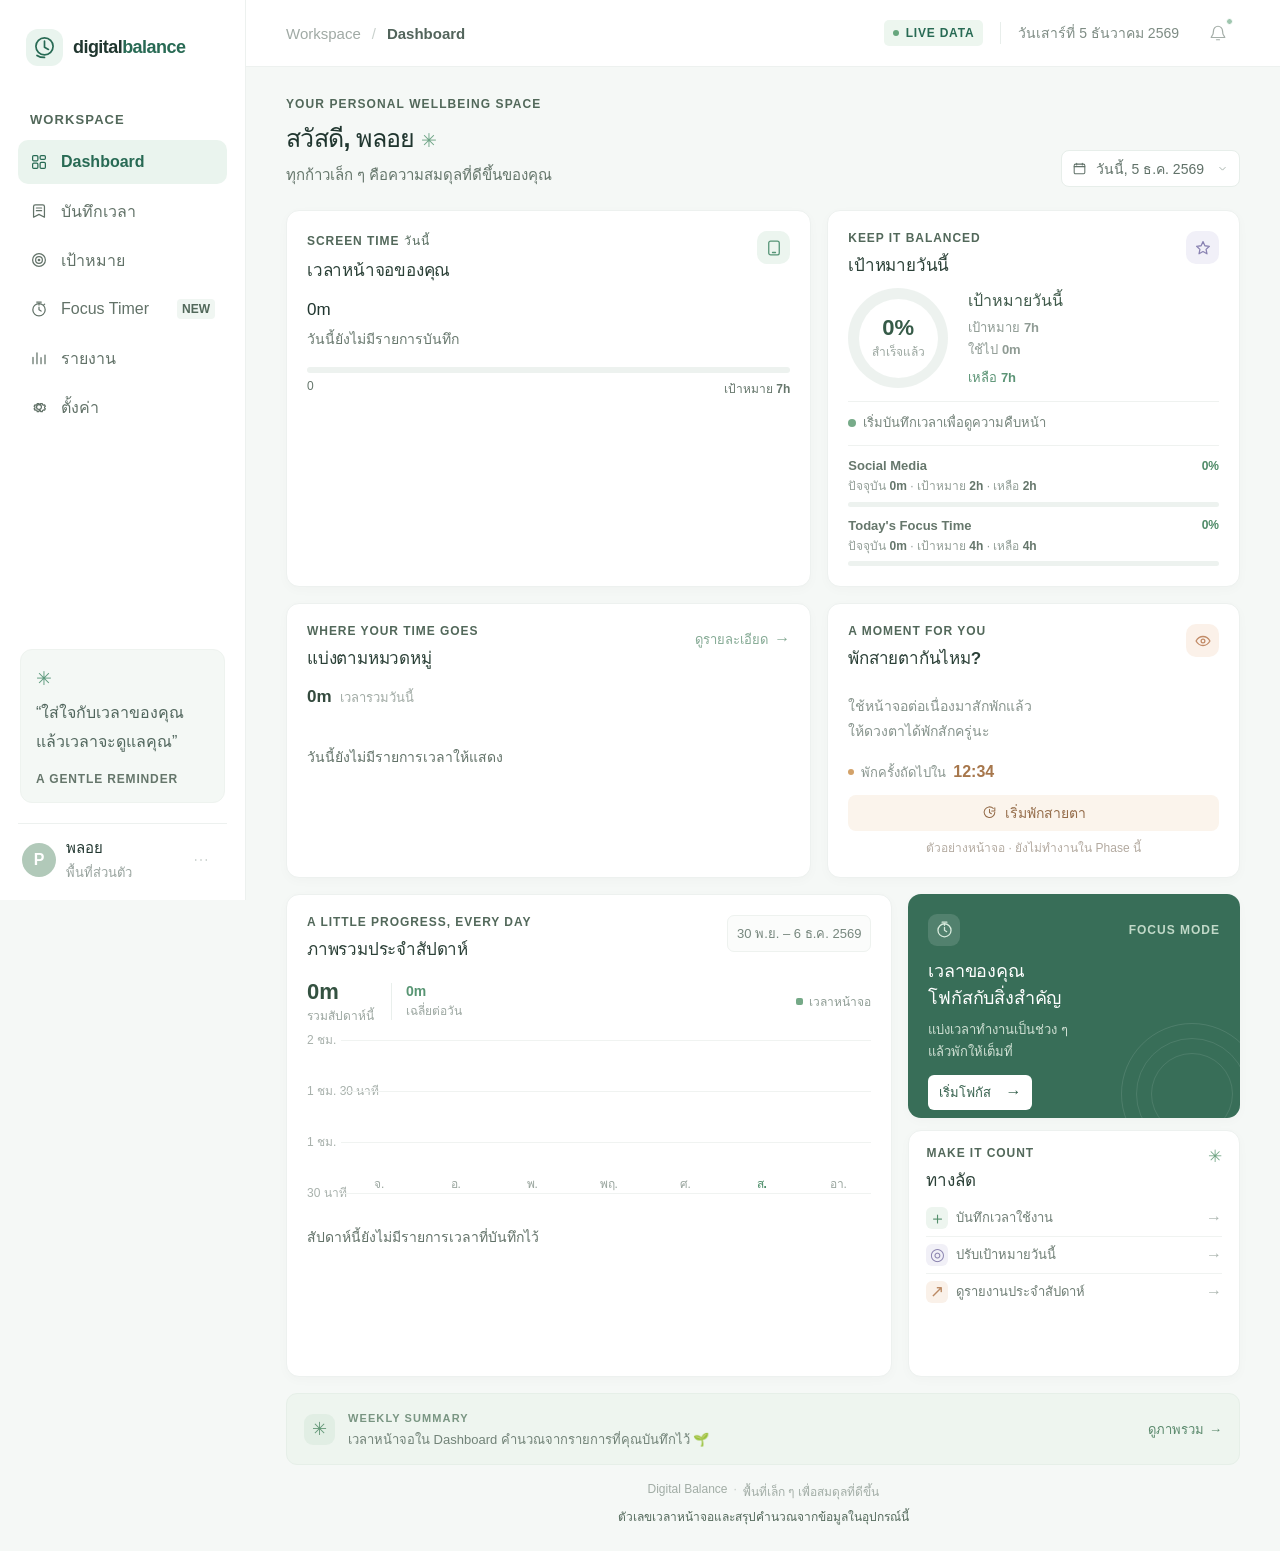
<file: index.html>
<!doctype html>
<html lang="th">

<head>
  <meta charset="utf-8">
  <meta name="viewport" content="width=device-width, initial-scale=1">
  <meta name="theme-color" content="#f5f8f6">
  <meta name="description" content="Digital Balance ช่วยให้คุณมองเห็นสมดุลการใช้หน้าจอและเวลาพักผ่อน">
  <title>Dashboard | Digital Balance</title>
  <link rel="icon" href="assets/favicon.svg" type="image/svg+xml">
  <link rel="stylesheet" href="css/style.css">
  <script src="js/app.js" defer></script>
  <script src="js/storage.js" defer></script>
  <script src="js/eyeBreak.js" defer></script>
  <script src="js/dashboard.js" defer></script>
</head>

<body>
  <a class="skip-link" href="#dashboard">ข้ามไปยังเนื้อหาหลัก</a>
  <div class="app-shell">
    <aside class="sidebar" id="sidebar" aria-label="เมนูหลัก">
      <a class="brand" href="#dashboard" aria-label="Digital Balance หน้าหลัก">
        <span class="brand-mark" aria-hidden="true">
          <svg viewBox="0 0 32 32" fill="none">
            <path
              d="M16 4.5c-5.6 0-10.2 4.5-10.2 10.1 0 5.7 4.6 10.2 10.2 10.2 5.7 0 10.2-4.5 10.2-10.2C26.2 9 21.7 4.5 16 4.5Z"
              stroke="currentColor" stroke-width="2" />
            <path d="M16 8.5v7.1l4.7 2.7" stroke="currentColor" stroke-width="2" stroke-linecap="round"
              stroke-linejoin="round" />
            <path d="M7.1 25.4c2.2 1.5 5.4 2.4 8.9 2.4" stroke="currentColor" stroke-width="2" stroke-linecap="round" />
          </svg>
        </span>
        <span class="brand-name">digital<span>balance</span></span>
      </a>

      <div class="sidebar-label">WORKSPACE</div>
      <nav class="primary-nav" aria-label="การนำทาง">
        <a class="nav-link is-active" href="#dashboard" aria-current="page">
          <svg viewBox="0 0 24 24" aria-hidden="true">
            <rect x="3.5" y="3.5" width="7" height="7" rx="1.5" />
            <rect x="13.5" y="3.5" width="7" height="5" rx="1.5" />
            <rect x="13.5" y="12.5" width="7" height="8" rx="1.5" />
            <rect x="3.5" y="13.5" width="7" height="7" rx="1.5" />
          </svg>
          <span>Dashboard</span>
        </a>
        <a class="nav-link" href="pages/time-tracker.html">
          <svg viewBox="0 0 24 24" aria-hidden="true">
            <path d="M7 3.75h10A2.25 2.25 0 0 1 19.25 6v14.25L12 16.5l-7.25 3.75V6A2.25 2.25 0 0 1 7 3.75Z" />
            <path d="M8.5 8h7M8.5 11.5h7" />
          </svg>
          <span>บันทึกเวลา</span>
        </a>
        <a class="nav-link" href="pages/goals.html">
          <svg viewBox="0 0 24 24" aria-hidden="true">
            <circle cx="12" cy="12" r="8.5" />
            <circle cx="12" cy="12" r="4.5" />
            <circle cx="12" cy="12" r="1" />
          </svg>
          <span>เป้าหมาย</span>
        </a>
        <a class="nav-link" href="pages/focus-timer.html">
          <svg viewBox="0 0 24 24" aria-hidden="true">
            <circle cx="12" cy="13" r="8.25" />
            <path d="M9 2.75h6M12 4.75v2M18.1 6.9l1.4-1.4M12 9.5V13l2.75 1.75" />
          </svg>
          <span>Focus Timer</span>
          <span class="nav-badge">NEW</span>
        </a>
        <a class="nav-link" href="pages/report.html">
          <svg viewBox="0 0 24 24" aria-hidden="true">
            <path d="M4 19.5V11M9.3 19.5V5M14.7 19.5v-8M20 19.5V8" />
          </svg>
          <span>รายงาน</span>
        </a>
        <a class="nav-link" href="pages/settings.html">
          <svg viewBox="0 0 24 24" aria-hidden="true">
            <path d="M12 8.75a3.25 3.25 0 1 0 0 6.5 3.25 3.25 0 0 0 0-6.5Z" />
            <path
              d="m19.4 13.5 1.1.85-1.1 1.9-1.35-.4a7.7 7.7 0 0 1-1.4.8l-.25 1.4h-2.2l-.4-1.35a7.7 7.7 0 0 1-1.6 0l-.4 1.35h-2.2l-.25-1.4a7.7 7.7 0 0 1-1.4-.8l-1.35.4-1.1-1.9 1.1-.85a7.8 7.8 0 0 1 0-1.6l-1.1-.85 1.1-1.9 1.35.4a7.7 7.7 0 0 1 1.4-.8l.25-1.4h2.2l.4 1.35a7.7 7.7 0 0 1 1.6 0l.4-1.35h2.2l.25 1.4a7.7 7.7 0 0 1 1.4.8l1.35-.4 1.1 1.9-1.1.85a7.8 7.8 0 0 1 0 1.6Z" />
          </svg>
          <span>ตั้งค่า</span>
        </a>
      </nav>

      <div class="sidebar-spacer"></div>
      <div class="sidebar-quote">
        <span class="quote-spark" aria-hidden="true">✳</span>
        <p>“ใส่ใจกับเวลาของคุณ<br>แล้วเวลาจะดูแลคุณ”</p>
        <span class="quote-caption">A GENTLE REMINDER</span>
      </div>
      <div class="profile">
        <span class="avatar" aria-hidden="true">P</span>
        <span class="profile-copy"><strong>พลอย</strong><small>พื้นที่ส่วนตัว</small></span>
        <button class="icon-button profile-menu" type="button" aria-label="ตัวเลือกโปรไฟล์" disabled>
          <svg viewBox="0 0 24 24" aria-hidden="true">
            <circle cx="5" cy="12" r="1" />
            <circle cx="12" cy="12" r="1" />
            <circle cx="19" cy="12" r="1" />
          </svg>
        </button>
      </div>
    </aside>

    <div class="sidebar-scrim" data-close-menu></div>

    <main class="main-content" id="dashboard" tabindex="-1">
      <header class="topbar">
        <div class="topbar-left">
          <button class="icon-button menu-toggle" type="button" aria-label="เปิดเมนู" aria-expanded="false"
            aria-controls="sidebar">
            <svg viewBox="0 0 24 24" aria-hidden="true">
              <path d="M4 7h16M4 12h16M4 17h16" />
            </svg>
          </button>
          <div class="breadcrumb"><span>Workspace</span><span
              class="breadcrumb-separator">/</span><strong>Dashboard</strong></div>
        </div>
        <div class="topbar-right">
          <span class="live-data-label"><span aria-hidden="true"></span> LIVE DATA</span>
          <span class="topbar-divider"></span>
          <span class="today-date" id="today-date"></span>
          <button class="icon-button notification-button" type="button" aria-label="การแจ้งเตือน ไม่มีรายการใหม่"
            disabled>
            <svg viewBox="0 0 24 24" aria-hidden="true">
              <path d="M18 9a6 6 0 0 0-12 0c0 7-3 7-3 9h18c0-2-3-2-3-9ZM10 21h4" />
            </svg>
          </button>
        </div>
      </header>

      <div class="dashboard-content">
        <section class="welcome-row" aria-labelledby="welcome-title">
          <div>
            <p class="eyebrow">YOUR PERSONAL WELLBEING SPACE</p>
            <h1 id="welcome-title">สวัสดี, พลอย <span aria-hidden="true">✳</span></h1>
            <p class="welcome-subtitle">ทุกก้าวเล็ก ๆ คือความสมดุลที่ดีขึ้นของคุณ</p>
          </div>
          <div class="date-picker" id="date-picker">
            <svg viewBox="0 0 24 24" aria-hidden="true">
              <rect x="3.5" y="5" width="17" height="15.5" rx="2" />
              <path d="M7.5 3.5v3M16.5 3.5v3M3.5 9h17" />
            </svg>
            <span id="date-picker-label"></span>
            <svg class="chevron" viewBox="0 0 24 24" aria-hidden="true">
              <path d="m7 10 5 5 5-5" />
            </svg>
          </div>
        </section>

        <div class="dashboard-data-error" id="dashboard-data-error" role="alert" aria-live="assertive" hidden></div>

        <section class="hero-grid" aria-label="ภาพรวมเวลาหน้าจอและเป้าหมาย">
          <article class="card screen-time-card">
            <div class="card-heading">
              <div>
                <p class="card-kicker">SCREEN TIME วันนี้</p>
                <h2>เวลาหน้าจอของคุณ</h2>
              </div>
              <span class="soft-icon green-icon" aria-hidden="true">
                <svg viewBox="0 0 24 24">
                  <rect x="5" y="2.75" width="14" height="18.5" rx="2.5" />
                  <path d="M10 18h4" />
                </svg>
              </span>
            </div>
            <div class="screen-time-value" id="today-total">—</div>
            <p class="screen-time-status" id="today-status"></p>
            <div class="screen-time-track" id="today-progress-track" role="img" aria-label="กำลังคำนวณเวลาหน้าจอเทียบกับเป้าหมาย">
              <span></span>
            </div>
            <div class="track-labels"><span>0</span><span>เป้าหมาย <strong id="screen-time-goal">—</strong></span></div>
          </article>

          <article class="card goals-card" id="daily-goals">
            <div class="card-heading">
              <div>
                <p class="card-kicker">KEEP IT BALANCED</p>
                <h2>เป้าหมายวันนี้</h2>
              </div>
              <span class="soft-icon lilac-icon" aria-hidden="true">
                <svg viewBox="0 0 24 24">
                  <path d="M12 3.5 14.5 9l6 .7-4.4 4.1 1.2 5.9-5.3-3-5.3 3 1.2-5.9-4.4-4.1 6-.7L12 3.5Z" />
                </svg>
              </span>
            </div>
            <div class="goal-main">
              <div class="goal-ring" id="goal-ring" role="img" aria-label="กำลังคำนวณความคืบหน้าของเป้าหมาย">
                <div><strong id="goal-percent">—</strong><span>สำเร็จแล้ว</span></div>
              </div>
              <div class="goal-copy">
                <strong>เป้าหมายวันนี้</strong>
                <p>เป้าหมาย <strong id="goal-duration">—</strong><br>ใช้ไป <strong id="goal-used">—</strong></p>
                <span class="goal-count">เหลือ <strong id="goal-remaining">—</strong></span>
              </div>
            </div>
            <div class="goal-list-preview">
              <span><i class="goal-dot complete"></i><span id="goal-status">กำลังคำนวณเป้าหมาย</span></span>
            </div>
            <div class="goal-detail-list" aria-label="เป้าหมายโซเชียลมีเดียและเวลาโฟกัส">
              <article class="goal-detail">
                <div class="goal-detail-heading"><strong>Social Media</strong><span id="social-goal-progress">—</span></div>
                <p>ปัจจุบัน <strong id="social-goal-current">—</strong> · เป้าหมาย <strong id="social-goal-target">—</strong> · เหลือ <strong id="social-goal-remaining">—</strong></p>
                <div class="goal-detail-track" id="social-goal-track" role="img" aria-label="ความคืบหน้าเป้าหมาย Social Media"><span></span></div>
              </article>
              <article class="goal-detail">
                <div class="goal-detail-heading"><strong>Today's Focus Time</strong><span id="focus-goal-progress">—</span></div>
                <p>ปัจจุบัน <strong id="focus-goal-current">—</strong> · เป้าหมาย <strong id="focus-goal-target">—</strong> · เหลือ <strong id="focus-goal-remaining">—</strong></p>
                <div class="goal-detail-track" id="focus-goal-track" role="img" aria-label="ความคืบหน้าเป้าหมาย Focus"><span></span></div>
              </article>
            </div>
          </article>
        </section>

        <section class="middle-grid" aria-label="ข้อมูลการใช้งานและการพักสายตา">
          <article class="card category-card">
            <div class="section-heading">
              <div>
                <p class="card-kicker">WHERE YOUR TIME GOES</p>
                <h2>แบ่งตามหมวดหมู่</h2>
              </div>
              <button class="text-link" type="button" disabled>ดูรายละเอียด <span aria-hidden="true">→</span></button>
            </div>
            <div class="category-total"><strong id="category-total">—</strong><span>เวลารวมวันนี้</span></div>
            <div class="category-bar" id="category-bar" role="img" aria-label="กำลังคำนวณการแบ่งเวลาตามหมวดหมู่"></div>
            <ul class="category-list" id="category-list" aria-live="polite"></ul>
            <p class="category-empty" id="category-empty" hidden>วันนี้ยังไม่มีรายการเวลาให้แสดง</p>
          </article>

          <article class="card eye-card">
            <div class="section-heading">
              <div>
                <p class="card-kicker">A MOMENT FOR YOU</p>
                <h2>พักสายตากันไหม?</h2>
              </div>
              <span class="soft-icon peach-icon" aria-hidden="true">
                <svg viewBox="0 0 24 24">
                  <path d="M2.75 12s3.3-6 9.25-6 9.25 6 9.25 6-3.3 6-9.25 6-9.25-6-9.25-6Z" />
                  <circle cx="12" cy="12" r="2.5" />
                </svg>
              </span>
            </div>
            <p class="eye-description">ใช้หน้าจอต่อเนื่องมาสักพักแล้ว<br>ให้ดวงตาได้พักสักครู่นะ</p>
            <div class="break-countdown"><span
                class="countdown-dot"></span><span>พักครั้งถัดไปใน</span><strong>12:34</strong></div>
            <button class="break-button" type="button" disabled>
              <svg viewBox="0 0 24 24" aria-hidden="true">
                <path d="M20.5 11.5a8.5 8.5 0 1 1-2.5-6" />
                <path d="M20.5 4.5v5h-5M12 7v5l3 2" />
              </svg>
              เริ่มพักสายตา
            </button>
            <span class="demo-note">ตัวอย่างหน้าจอ · ยังไม่ทำงานใน Phase นี้</span>
          </article>
        </section>

        <section class="lower-grid" aria-label="ภาพรวมประจำสัปดาห์และเครื่องมือ">
          <article class="card weekly-card" id="weekly-overview">
            <div class="section-heading weekly-heading">
              <div>
                <p class="card-kicker">A LITTLE PROGRESS, EVERY DAY</p>
                <h2>ภาพรวมประจำสัปดาห์</h2>
              </div>
              <span class="week-label" id="week-label">กำลังคำนวณสัปดาห์</span>
            </div>
            <div class="weekly-summary-line">
              <div><strong id="weekly-total">—</strong><span>รวมสัปดาห์นี้</span></div>
              <div class="weekly-change"><span id="weekly-average">—</span><small>เฉลี่ยต่อวัน</small></div>
              <span class="weekly-legend"><i></i>เวลาหน้าจอ</span>
            </div>
            <div class="chart" id="weekly-chart" role="img" aria-label="กราฟเวลาหน้าจอประจำสัปดาห์">
              <div class="chart-guides" id="chart-guides" aria-hidden="true"></div>
              <div class="chart-columns" id="chart-columns"></div>
            </div>
            <p class="weekly-empty" id="weekly-empty" hidden>สัปดาห์นี้ยังไม่มีรายการเวลาที่บันทึกไว้</p>
          </article>

          <div class="tools-column">
            <article class="card focus-card" id="focus-timer">
              <div class="focus-top">
                <span class="focus-symbol" aria-hidden="true">
                  <svg viewBox="0 0 24 24">
                    <circle cx="12" cy="13" r="8.25" />
                    <path d="M9 2.75h6M12 4.75v2M12 9.5V13l2.75 1.75" />
                  </svg>
                </span>
                <span class="focus-tag">FOCUS MODE</span>
              </div>
              <h2>เวลาของคุณ<br>โฟกัสกับสิ่งสำคัญ</h2>
              <p>แบ่งเวลาทำงานเป็นช่วง ๆ<br>แล้วพักให้เต็มที่</p>
              <a class="focus-button" href="pages/focus-timer.html">เริ่มโฟกัส <span aria-hidden="true">→</span></a>
              <span class="focus-decor" aria-hidden="true"></span>
            </article>
            <article class="card quick-card" id="quick-actions">
              <div class="section-heading">
                <div>
                  <p class="card-kicker">MAKE IT COUNT</p>
                  <h2>ทางลัด</h2>
                </div>
                <span class="quick-spark" aria-hidden="true">✳</span>
              </div>
              <div class="quick-actions-list">
                <a href="pages/time-tracker.html"><span class="quick-action-icon add-icon"
                    aria-hidden="true">＋</span><span>บันทึกเวลาใช้งาน</span><span class="quick-arrow"
                    aria-hidden="true">→</span></a>
                <a href="pages/goals.html"><span class="quick-action-icon target-icon"
                    aria-hidden="true">◎</span><span>ปรับเป้าหมายวันนี้</span><span class="quick-arrow"
                    aria-hidden="true">→</span></a>
                <a href="pages/report.html"><span class="quick-action-icon report-icon"
                    aria-hidden="true">↗</span><span>ดูรายงานประจำสัปดาห์</span><span class="quick-arrow"
                    aria-hidden="true">→</span></a>
              </div>
            </article>
          </div>
        </section>

        <section class="summary-row" aria-label="สรุปประจำสัปดาห์">
          <article class="weekly-summary-card">
            <span class="summary-icon" aria-hidden="true">✳</span>
            <div><span class="summary-label">WEEKLY SUMMARY</span>
              <p id="weekly-summary-text">เวลาหน้าจอใน Dashboard คำนวณจากรายการที่คุณบันทึกไว้ 🌱</p>
            </div>
            <a href="#weekly-overview">ดูภาพรวม <span aria-hidden="true">→</span></a>
          </article>
        </section>
        <footer class="page-footer" id="settings-note">Digital Balance <span>·</span> พื้นที่เล็ก ๆ เพื่อสมดุลที่ดีขึ้น
          <span class="footer-data-note">ตัวเลขเวลาหน้าจอและสรุปคำนวณจากข้อมูลในอุปกรณ์นี้</span></footer>
      </div>
    </main>
  </div>
</body>

</html>
</file>
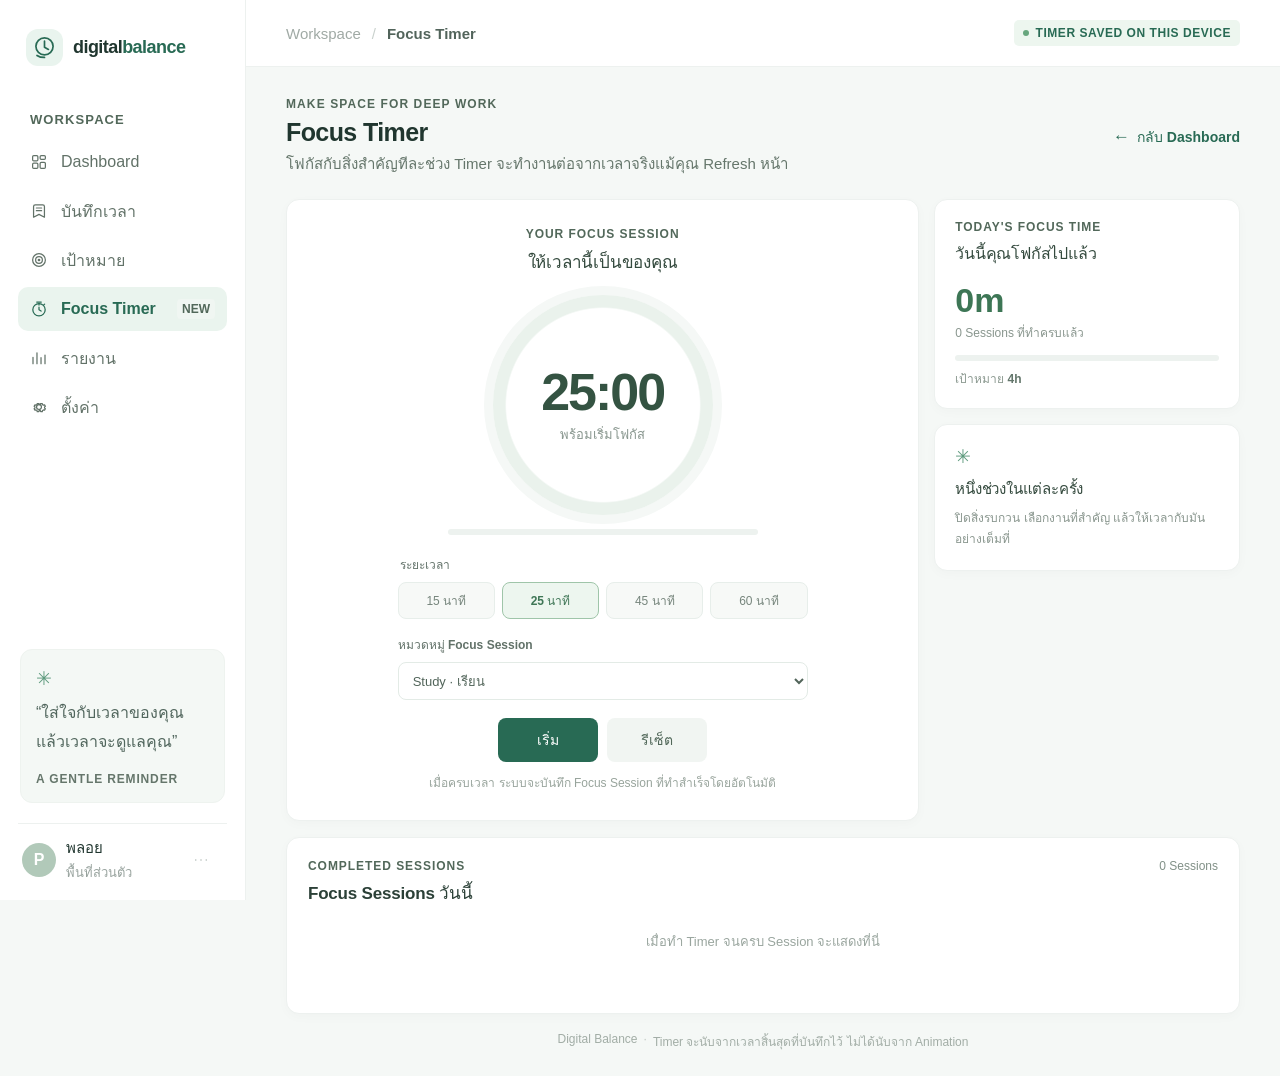
<file: pages/focus-timer.html>
<!doctype html>
<html lang="th">
<head>
  <meta charset="utf-8">
  <meta name="viewport" content="width=device-width, initial-scale=1">
  <meta name="theme-color" content="#f5f8f6">
  <meta name="description" content="ตั้งเวลาทำงานแบบ Focus และติดตาม Session ที่ทำสำเร็จ">
  <title>Focus Timer | Digital Balance</title>
  <link rel="icon" href="../assets/favicon.svg" type="image/svg+xml">
  <link rel="stylesheet" href="../css/style.css">
  <script src="../js/app.js" defer></script>
  <script src="../js/storage.js" defer></script>
  <script src="../js/eyeBreak.js" defer></script>
  <script src="../js/focusTimer.js" defer></script>
</head>
<body>
  <a class="skip-link" href="#main-content">ข้ามไปยังเนื้อหาหลัก</a>
  <div class="app-shell">
    <aside class="sidebar" id="sidebar" aria-label="เมนูหลัก">
      <a class="brand" href="../index.html#dashboard" aria-label="Digital Balance หน้าหลัก">
        <span class="brand-mark" aria-hidden="true"><svg viewBox="0 0 32 32" fill="none"><path d="M16 4.5c-5.6 0-10.2 4.5-10.2 10.1 0 5.7 4.6 10.2 10.2 10.2 5.7 0 10.2-4.5 10.2-10.2C26.2 9 21.7 4.5 16 4.5Z" stroke="currentColor" stroke-width="2"/><path d="M16 8.5v7.1l4.7 2.7" stroke="currentColor" stroke-width="2" stroke-linecap="round" stroke-linejoin="round"/><path d="M7.1 25.4c2.2 1.5 5.4 2.4 8.9 2.4" stroke="currentColor" stroke-width="2" stroke-linecap="round"/></svg></span>
        <span class="brand-name">digital<span>balance</span></span>
      </a>
      <div class="sidebar-label">WORKSPACE</div>
      <nav class="primary-nav" aria-label="การนำทาง">
        <a class="nav-link" href="../index.html#dashboard"><svg viewBox="0 0 24 24" aria-hidden="true"><rect x="3.5" y="3.5" width="7" height="7" rx="1.5"/><rect x="13.5" y="3.5" width="7" height="5" rx="1.5"/><rect x="13.5" y="12.5" width="7" height="8" rx="1.5"/><rect x="3.5" y="13.5" width="7" height="7" rx="1.5"/></svg><span>Dashboard</span></a>
        <a class="nav-link" href="time-tracker.html"><svg viewBox="0 0 24 24" aria-hidden="true"><path d="M7 3.75h10A2.25 2.25 0 0 1 19.25 6v14.25L12 16.5l-7.25 3.75V6A2.25 2.25 0 0 1 7 3.75Z"/><path d="M8.5 8h7M8.5 11.5h7"/></svg><span>บันทึกเวลา</span></a>
        <a class="nav-link" href="goals.html"><svg viewBox="0 0 24 24" aria-hidden="true"><circle cx="12" cy="12" r="8.5"/><circle cx="12" cy="12" r="4.5"/><circle cx="12" cy="12" r="1"/></svg><span>เป้าหมาย</span></a>
        <a class="nav-link is-active" href="focus-timer.html" aria-current="page"><svg viewBox="0 0 24 24" aria-hidden="true"><circle cx="12" cy="13" r="8.25"/><path d="M9 2.75h6M12 4.75v2M18.1 6.9l1.4-1.4M12 9.5V13l2.75 1.75"/></svg><span>Focus Timer</span><span class="nav-badge">NEW</span></a>
        <a class="nav-link" href="report.html"><svg viewBox="0 0 24 24" aria-hidden="true"><path d="M4 19.5V11M9.3 19.5V5M14.7 19.5v-8M20 19.5V8"/></svg><span>รายงาน</span></a>
        <a class="nav-link" href="settings.html"><svg viewBox="0 0 24 24" aria-hidden="true"><path d="M12 8.75a3.25 3.25 0 1 0 0 6.5 3.25 3.25 0 0 0 0-6.5Z"/><path d="m19.4 13.5 1.1.85-1.1 1.9-1.35-.4a7.7 7.7 0 0 1-1.4.8l-.25 1.4h-2.2l-.4-1.35a7.7 7.7 0 0 1-1.6 0l-.4 1.35h-2.2l-.25-1.4a7.7 7.7 0 0 1-1.4-.8l-1.35.4-1.1-1.9 1.1-.85a7.8 7.8 0 0 1 0-1.6l-1.1-.85 1.1-1.9 1.35.4a7.7 7.7 0 0 1 1.4-.8l.25-1.4h2.2l.4 1.35a7.7 7.7 0 0 1 1.6 0l.4-1.35h2.2l.25 1.4a7.7 7.7 0 0 1 1.4.8l1.35-.4 1.1 1.9-1.1.85a7.8 7.8 0 0 1 0 1.6Z"/></svg><span>ตั้งค่า</span></a>
      </nav>
      <div class="sidebar-spacer"></div>
      <div class="sidebar-quote"><span class="quote-spark" aria-hidden="true">✳</span><p>“ใส่ใจกับเวลาของคุณ<br>แล้วเวลาจะดูแลคุณ”</p><span class="quote-caption">A GENTLE REMINDER</span></div>
      <div class="profile"><span class="avatar" aria-hidden="true">P</span><span class="profile-copy"><strong>พลอย</strong><small>พื้นที่ส่วนตัว</small></span><button class="icon-button profile-menu" type="button" aria-label="ตัวเลือกโปรไฟล์" disabled><svg viewBox="0 0 24 24" aria-hidden="true"><circle cx="5" cy="12" r="1"/><circle cx="12" cy="12" r="1"/><circle cx="19" cy="12" r="1"/></svg></button></div>
    </aside>
    <div class="sidebar-scrim" data-close-menu></div>
    <main class="main-content" id="main-content" tabindex="-1">
      <header class="topbar">
        <div class="topbar-left"><button class="icon-button menu-toggle" type="button" aria-label="เปิดเมนู" aria-expanded="false" aria-controls="sidebar"><svg viewBox="0 0 24 24" aria-hidden="true"><path d="M4 7h16M4 12h16M4 17h16"/></svg></button><div class="breadcrumb"><a href="../index.html#dashboard">Workspace</a><span class="breadcrumb-separator">/</span><strong>Focus Timer</strong></div></div>
        <div class="topbar-right"><span class="storage-label"><span aria-hidden="true"></span> TIMER SAVED ON THIS DEVICE</span></div>
      </header>
      <div class="dashboard-content tracker-content">
        <section class="welcome-row tracker-welcome" aria-labelledby="focus-page-title"><div><p class="eyebrow">MAKE SPACE FOR DEEP WORK</p><h1 id="focus-page-title">Focus Timer</h1><p class="welcome-subtitle">โฟกัสกับสิ่งสำคัญทีละช่วง Timer จะทำงานต่อจากเวลาจริงแม้คุณ Refresh หน้า</p></div><a class="back-link" href="../index.html#dashboard"><span aria-hidden="true">←</span> กลับ Dashboard</a></section>
        <div class="focus-error" id="focus-error" role="alert" aria-live="assertive" hidden></div>
        <div class="focus-notice" id="focus-notice" role="status" aria-live="polite" hidden></div>
        <section class="focus-workspace">
          <article class="card focus-timer-panel" aria-labelledby="timer-heading">
            <div class="focus-panel-heading"><p class="card-kicker">YOUR FOCUS SESSION</p><h2 id="timer-heading">ให้เวลานี้เป็นของคุณ</h2></div>
            <div class="timer-face" id="timer-face" role="timer" aria-label="เวลาที่เหลือ"><span id="timer-display">25:00</span><small id="timer-status">พร้อมเริ่มโฟกัส</small></div>
            <div class="timer-progress-track" id="timer-progress-track" role="img" aria-label="ความคืบหน้า Focus Timer"><span></span></div>
            <div class="timer-settings">
              <fieldset class="duration-options">
                <legend>ระยะเวลา</legend>
                <div class="duration-option-list">
                  <label><input type="radio" name="duration" value="15"><span>15 นาที</span></label>
                  <label><input type="radio" name="duration" value="25" checked><span>25 นาที</span></label>
                  <label><input type="radio" name="duration" value="45"><span>45 นาที</span></label>
                  <label><input type="radio" name="duration" value="60"><span>60 นาที</span></label>
                </div>
              </fieldset>
              <div class="focus-category-field"><label for="focus-category">หมวดหมู่ Focus Session</label><select id="focus-category"><option value="study">Study · เรียน</option><option value="work">Work · งาน</option><option value="social">Social Media</option><option value="entertainment">Entertainment</option><option value="exercise">Exercise</option><option value="other">Other</option></select></div>
            </div>
            <div class="timer-controls">
              <button class="primary-button" id="timer-start" type="button">เริ่ม</button>
              <button class="primary-button" id="timer-pause" type="button" hidden>พัก Timer</button>
              <button class="primary-button" id="timer-resume" type="button" hidden>ทำต่อ</button>
              <button class="secondary-button" id="timer-reset" type="button">รีเซ็ต</button>
            </div>
            <p class="timer-help" id="timer-help">เมื่อครบเวลา ระบบจะบันทึก Focus Session ที่ทำสำเร็จโดยอัตโนมัติ</p>
          </article>
          <aside class="focus-side-column">
            <article class="card focus-today-card"><p class="card-kicker">TODAY'S FOCUS TIME</p><h2>วันนี้คุณโฟกัสไปแล้ว</h2><strong class="focus-today-total" id="today-focus-total">0m</strong><p><span id="today-focus-count">0 Sessions</span> ที่ทำครบแล้ว</p><div class="focus-today-progress" role="img" id="today-focus-progress" aria-label="ความคืบหน้า Focus Goal"><span></span></div><span class="focus-today-goal">เป้าหมาย <strong id="today-focus-goal">4h</strong></span></article>
            <article class="card focus-tip-card"><span class="quote-spark" aria-hidden="true">✳</span><h2>หนึ่งช่วงในแต่ละครั้ง</h2><p>ปิดสิ่งรบกวน เลือกงานที่สำคัญ แล้วให้เวลากับมันอย่างเต็มที่</p></article>
          </aside>
        </section>
        <section class="card focus-history-card" aria-labelledby="focus-history-title"><div class="section-heading"><div><p class="card-kicker">COMPLETED SESSIONS</p><h2 id="focus-history-title">Focus Sessions วันนี้</h2></div><span class="focus-history-count" id="focus-history-count">0 Sessions</span></div><div class="focus-session-empty" id="focus-session-empty">เมื่อทำ Timer จนครบ Session จะแสดงที่นี่</div><ul class="focus-session-list" id="focus-session-list" aria-live="polite"></ul></section>
        <footer class="page-footer tracker-footer">Digital Balance <span>·</span> Timer จะนับจากเวลาสิ้นสุดที่บันทึกไว้ ไม่ได้นับจาก Animation</footer>
      </div>
    </main>
  </div>
</body>
</html>
</file>
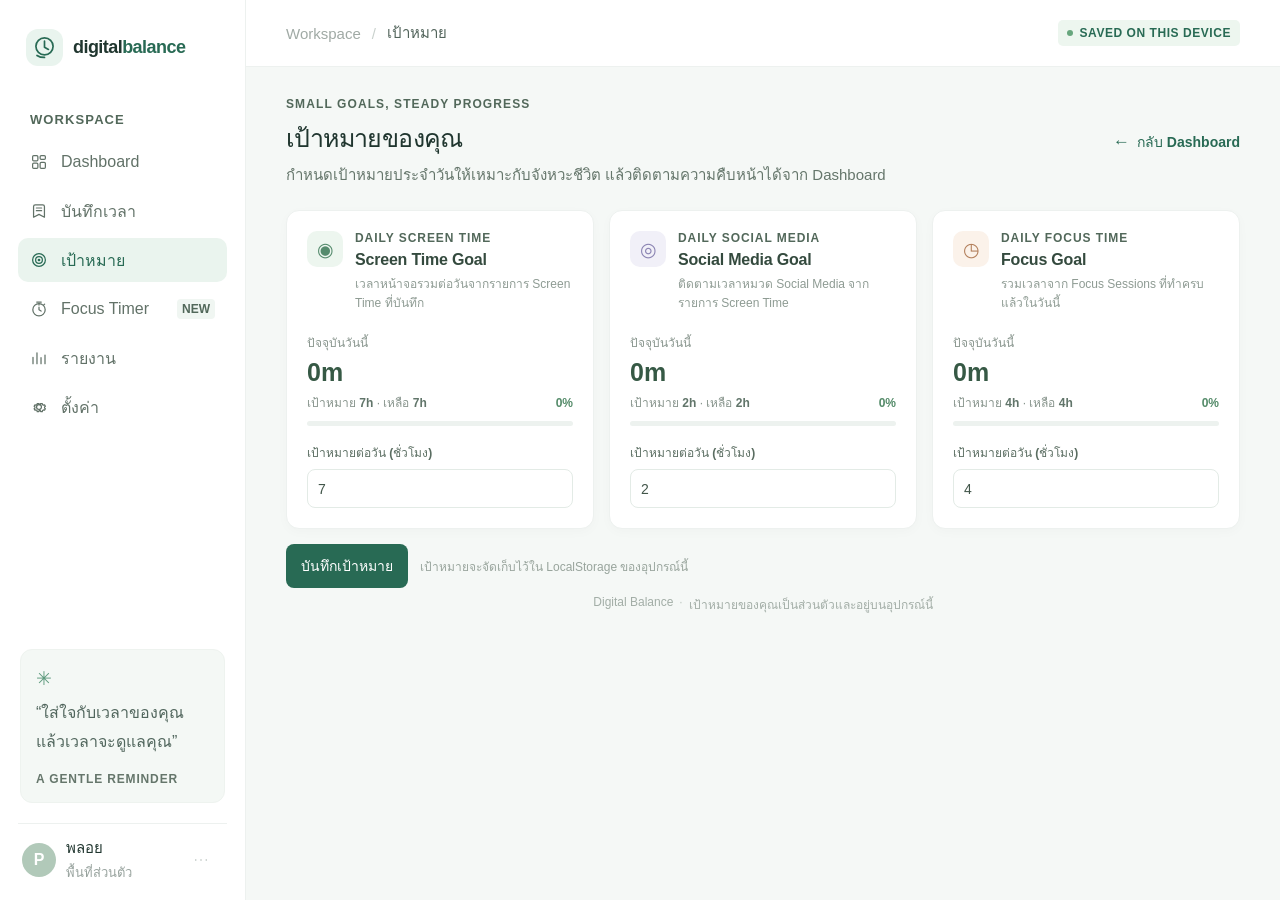
<file: pages/goals.html>
<!doctype html>
<html lang="th">
<head>
  <meta charset="utf-8">
  <meta name="viewport" content="width=device-width, initial-scale=1">
  <meta name="theme-color" content="#f5f8f6">
  <meta name="description" content="ตั้งและติดตามเป้าหมาย Screen Time, Social Media และ Focus">
  <title>เป้าหมาย | Digital Balance</title>
  <link rel="icon" href="../assets/favicon.svg" type="image/svg+xml">
  <link rel="stylesheet" href="../css/style.css">
  <script src="../js/app.js" defer></script>
  <script src="../js/storage.js" defer></script>
  <script src="../js/eyeBreak.js" defer></script>
  <script src="../js/goals.js" defer></script>
</head>
<body>
  <a class="skip-link" href="#main-content">ข้ามไปยังเนื้อหาหลัก</a>
  <div class="app-shell">
    <aside class="sidebar" id="sidebar" aria-label="เมนูหลัก">
      <a class="brand" href="../index.html#dashboard" aria-label="Digital Balance หน้าหลัก">
        <span class="brand-mark" aria-hidden="true">
          <svg viewBox="0 0 32 32" fill="none"><path d="M16 4.5c-5.6 0-10.2 4.5-10.2 10.1 0 5.7 4.6 10.2 10.2 10.2 5.7 0 10.2-4.5 10.2-10.2C26.2 9 21.7 4.5 16 4.5Z" stroke="currentColor" stroke-width="2"/><path d="M16 8.5v7.1l4.7 2.7" stroke="currentColor" stroke-width="2" stroke-linecap="round" stroke-linejoin="round"/><path d="M7.1 25.4c2.2 1.5 5.4 2.4 8.9 2.4" stroke="currentColor" stroke-width="2" stroke-linecap="round"/></svg>
        </span>
        <span class="brand-name">digital<span>balance</span></span>
      </a>
      <div class="sidebar-label">WORKSPACE</div>
      <nav class="primary-nav" aria-label="การนำทาง">
        <a class="nav-link" href="../index.html#dashboard"><svg viewBox="0 0 24 24" aria-hidden="true"><rect x="3.5" y="3.5" width="7" height="7" rx="1.5"/><rect x="13.5" y="3.5" width="7" height="5" rx="1.5"/><rect x="13.5" y="12.5" width="7" height="8" rx="1.5"/><rect x="3.5" y="13.5" width="7" height="7" rx="1.5"/></svg><span>Dashboard</span></a>
        <a class="nav-link" href="time-tracker.html"><svg viewBox="0 0 24 24" aria-hidden="true"><path d="M7 3.75h10A2.25 2.25 0 0 1 19.25 6v14.25L12 16.5l-7.25 3.75V6A2.25 2.25 0 0 1 7 3.75Z"/><path d="M8.5 8h7M8.5 11.5h7"/></svg><span>บันทึกเวลา</span></a>
        <a class="nav-link is-active" href="goals.html" aria-current="page"><svg viewBox="0 0 24 24" aria-hidden="true"><circle cx="12" cy="12" r="8.5"/><circle cx="12" cy="12" r="4.5"/><circle cx="12" cy="12" r="1"/></svg><span>เป้าหมาย</span></a>
        <a class="nav-link" href="focus-timer.html"><svg viewBox="0 0 24 24" aria-hidden="true"><circle cx="12" cy="13" r="8.25"/><path d="M9 2.75h6M12 4.75v2M18.1 6.9l1.4-1.4M12 9.5V13l2.75 1.75"/></svg><span>Focus Timer</span><span class="nav-badge">NEW</span></a>
        <a class="nav-link" href="report.html"><svg viewBox="0 0 24 24" aria-hidden="true"><path d="M4 19.5V11M9.3 19.5V5M14.7 19.5v-8M20 19.5V8"/></svg><span>รายงาน</span></a>
        <a class="nav-link" href="settings.html"><svg viewBox="0 0 24 24" aria-hidden="true"><path d="M12 8.75a3.25 3.25 0 1 0 0 6.5 3.25 3.25 0 0 0 0-6.5Z"/><path d="m19.4 13.5 1.1.85-1.1 1.9-1.35-.4a7.7 7.7 0 0 1-1.4.8l-.25 1.4h-2.2l-.4-1.35a7.7 7.7 0 0 1-1.6 0l-.4 1.35h-2.2l-.25-1.4a7.7 7.7 0 0 1-1.4-.8l-1.35.4-1.1-1.9 1.1-.85a7.8 7.8 0 0 1 0-1.6l-1.1-.85 1.1-1.9 1.35.4a7.7 7.7 0 0 1 1.4-.8l.25-1.4h2.2l.4 1.35a7.7 7.7 0 0 1 1.6 0l.4-1.35h2.2l.25 1.4a7.7 7.7 0 0 1 1.4.8l1.35-.4 1.1 1.9-1.1.85a7.8 7.8 0 0 1 0 1.6Z"/></svg><span>ตั้งค่า</span></a>
      </nav>
      <div class="sidebar-spacer"></div>
      <div class="sidebar-quote"><span class="quote-spark" aria-hidden="true">✳</span><p>“ใส่ใจกับเวลาของคุณ<br>แล้วเวลาจะดูแลคุณ”</p><span class="quote-caption">A GENTLE REMINDER</span></div>
      <div class="profile"><span class="avatar" aria-hidden="true">P</span><span class="profile-copy"><strong>พลอย</strong><small>พื้นที่ส่วนตัว</small></span><button class="icon-button profile-menu" type="button" aria-label="ตัวเลือกโปรไฟล์" disabled><svg viewBox="0 0 24 24" aria-hidden="true"><circle cx="5" cy="12" r="1"/><circle cx="12" cy="12" r="1"/><circle cx="19" cy="12" r="1"/></svg></button></div>
    </aside>
    <div class="sidebar-scrim" data-close-menu></div>
    <main class="main-content" id="main-content" tabindex="-1">
      <header class="topbar">
        <div class="topbar-left"><button class="icon-button menu-toggle" type="button" aria-label="เปิดเมนู" aria-expanded="false" aria-controls="sidebar"><svg viewBox="0 0 24 24" aria-hidden="true"><path d="M4 7h16M4 12h16M4 17h16"/></svg></button><div class="breadcrumb"><a href="../index.html#dashboard">Workspace</a><span class="breadcrumb-separator">/</span><strong>เป้าหมาย</strong></div></div>
        <div class="topbar-right"><span class="storage-label"><span aria-hidden="true"></span> SAVED ON THIS DEVICE</span></div>
      </header>
      <div class="dashboard-content tracker-content">
        <section class="welcome-row tracker-welcome" aria-labelledby="goals-title"><div><p class="eyebrow">SMALL GOALS, STEADY PROGRESS</p><h1 id="goals-title">เป้าหมายของคุณ</h1><p class="welcome-subtitle">กำหนดเป้าหมายประจำวันให้เหมาะกับจังหวะชีวิต แล้วติดตามความคืบหน้าได้จาก Dashboard</p></div><a class="back-link" href="../index.html#dashboard"><span aria-hidden="true">←</span> กลับ Dashboard</a></section>
        <div class="dashboard-data-error" id="goals-error" role="alert" aria-live="assertive" hidden></div>
        <div class="form-success" id="goals-success" role="status" aria-live="polite" hidden></div>
        <form id="goals-form" class="goals-page-form" novalidate>
          <section class="card goals-settings-card" aria-labelledby="screen-goal-title">
            <div class="goal-setting-heading"><span class="goal-setting-icon screen-goal-icon" aria-hidden="true">◉</span><div><p class="card-kicker">DAILY SCREEN TIME</p><h2 id="screen-goal-title">Screen Time Goal</h2><p>เวลาหน้าจอรวมต่อวันจากรายการ Screen Time ที่บันทึก</p></div></div>
            <div class="goal-setting-current"><span>ปัจจุบันวันนี้</span><strong id="screen-current">0m</strong><span>เป้าหมาย <strong id="screen-target-label">7h</strong> · เหลือ <strong id="screen-remaining">7h</strong></span><span class="goal-setting-progress" id="screen-progress">0%</span></div>
            <div class="goal-setting-track" id="screen-track" role="img" aria-label="ความคืบหน้า Screen Time"><span></span></div>
            <label class="goal-input-label" for="screen-goal-input">เป้าหมายต่อวัน (ชั่วโมง)</label>
            <input class="goal-hours-input" id="screen-goal-input" name="screen_time" type="number" min="0.25" max="24" step="0.25" required inputmode="decimal">
          </section>
          <section class="card goals-settings-card" aria-labelledby="social-goal-title">
            <div class="goal-setting-heading"><span class="goal-setting-icon social-goal-icon" aria-hidden="true">◎</span><div><p class="card-kicker">DAILY SOCIAL MEDIA</p><h2 id="social-goal-title">Social Media Goal</h2><p>ติดตามเวลาหมวด Social Media จากรายการ Screen Time</p></div></div>
            <div class="goal-setting-current"><span>ปัจจุบันวันนี้</span><strong id="social-current">0m</strong><span>เป้าหมาย <strong id="social-target-label">2h</strong> · เหลือ <strong id="social-remaining">2h</strong></span><span class="goal-setting-progress" id="social-progress">0%</span></div>
            <div class="goal-setting-track" id="social-track" role="img" aria-label="ความคืบหน้า Social Media"><span></span></div>
            <label class="goal-input-label" for="social-goal-input">เป้าหมายต่อวัน (ชั่วโมง)</label>
            <input class="goal-hours-input" id="social-goal-input" name="social_media" type="number" min="0.25" max="24" step="0.25" required inputmode="decimal">
          </section>
          <section class="card goals-settings-card" aria-labelledby="focus-goal-title">
            <div class="goal-setting-heading"><span class="goal-setting-icon focus-goal-icon" aria-hidden="true">◷</span><div><p class="card-kicker">DAILY FOCUS TIME</p><h2 id="focus-goal-title">Focus Goal</h2><p>รวมเวลาจาก Focus Sessions ที่ทำครบแล้วในวันนี้</p></div></div>
            <div class="goal-setting-current"><span>ปัจจุบันวันนี้</span><strong id="focus-current">0m</strong><span>เป้าหมาย <strong id="focus-target-label">4h</strong> · เหลือ <strong id="focus-remaining">4h</strong></span><span class="goal-setting-progress" id="focus-progress">0%</span></div>
            <div class="goal-setting-track" id="focus-track" role="img" aria-label="ความคืบหน้า Focus"><span></span></div>
            <label class="goal-input-label" for="focus-goal-input">เป้าหมายต่อวัน (ชั่วโมง)</label>
            <input class="goal-hours-input" id="focus-goal-input" name="focus" type="number" min="0.25" max="24" step="0.25" required inputmode="decimal">
          </section>
          <div class="goals-form-actions"><button class="primary-button" type="submit">บันทึกเป้าหมาย</button><span>เป้าหมายจะจัดเก็บไว้ใน LocalStorage ของอุปกรณ์นี้</span></div>
        </form>
        <footer class="page-footer tracker-footer">Digital Balance <span>·</span> เป้าหมายของคุณเป็นส่วนตัวและอยู่บนอุปกรณ์นี้</footer>
      </div>
    </main>
  </div>
</body>
</html>
</file>
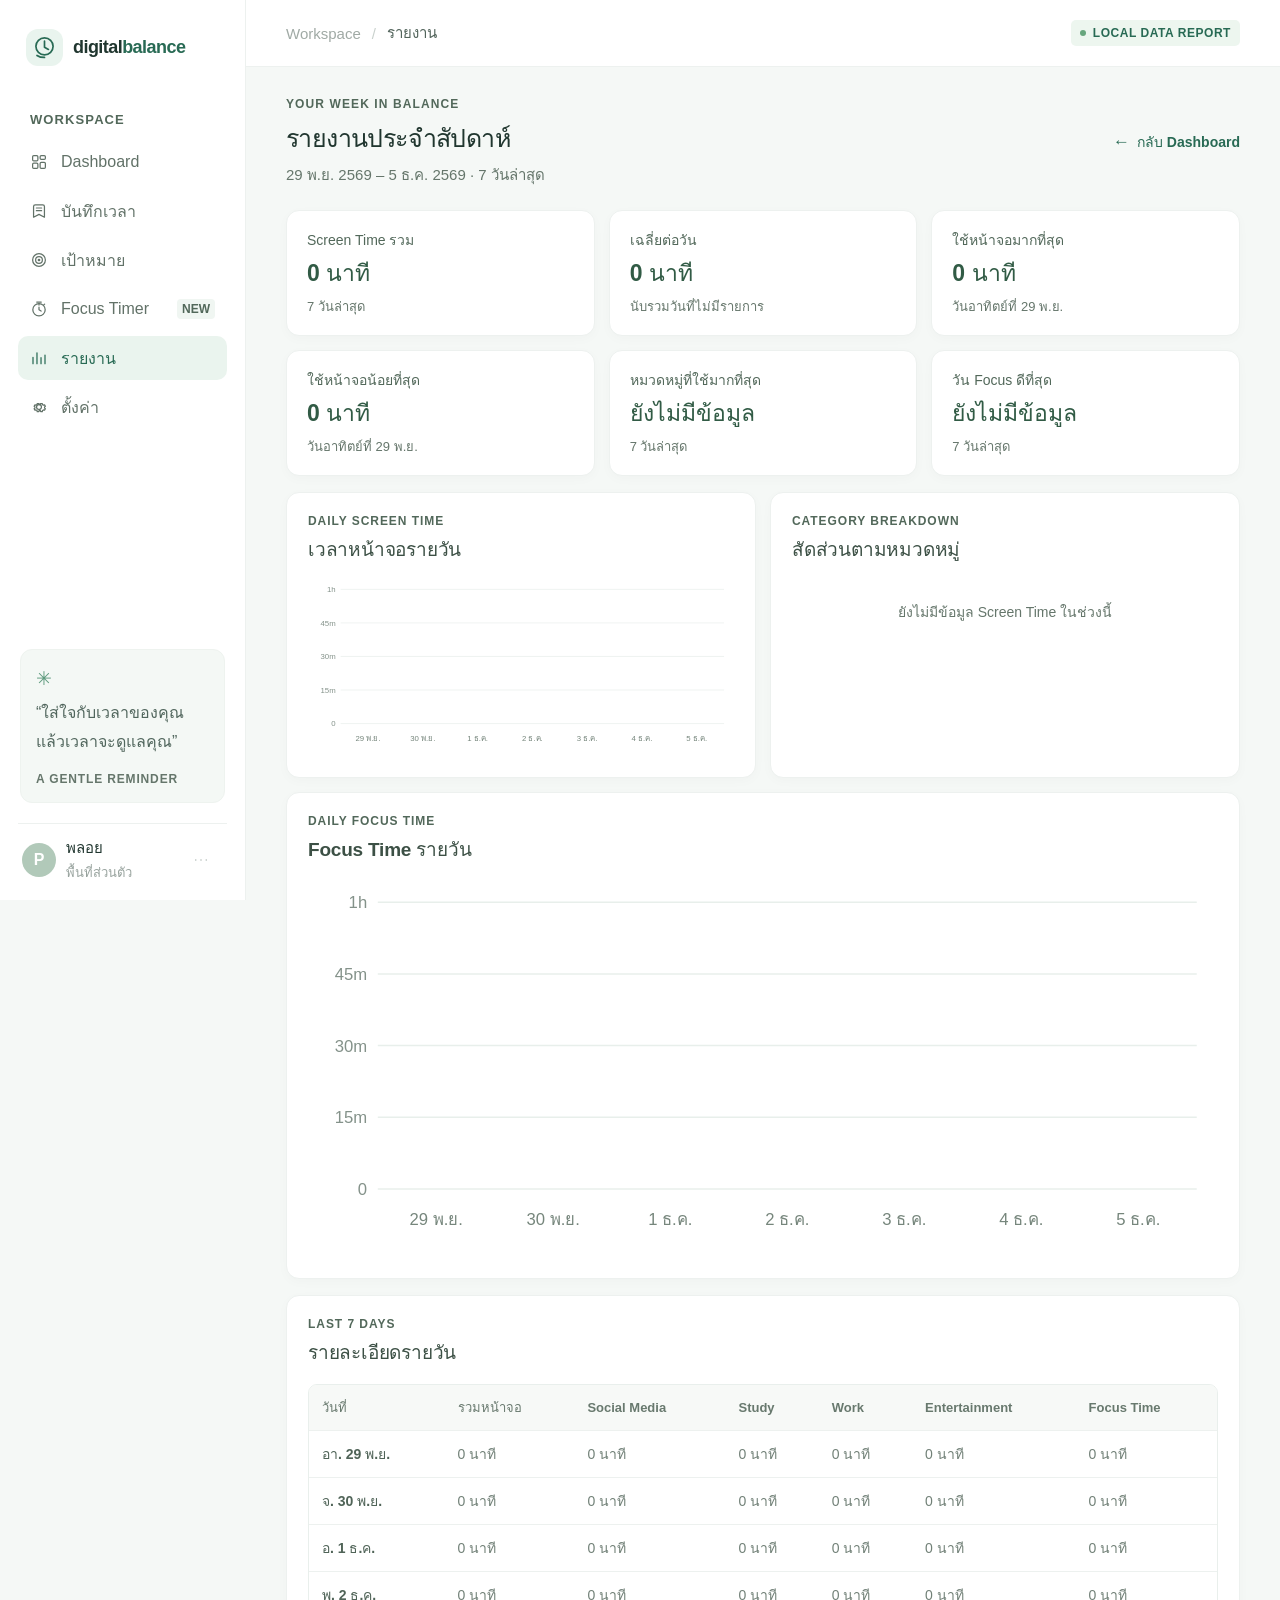
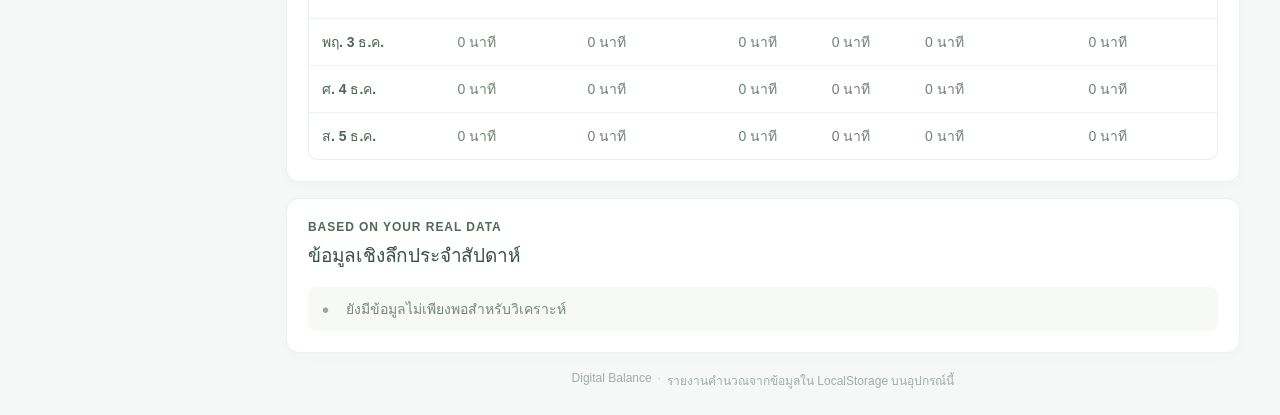
<file: pages/report.html>
<!doctype html>
<html lang="th">
<head>
  <meta charset="utf-8">
  <meta name="viewport" content="width=device-width, initial-scale=1">
  <meta name="theme-color" content="#f5f8f6">
  <meta name="description" content="รายงาน Screen Time และ Focus Time ประจำ 7 วันล่าสุด">
  <title>รายงานประจำสัปดาห์ | Digital Balance</title>
  <link rel="icon" href="../assets/favicon.svg" type="image/svg+xml">
  <link rel="stylesheet" href="../css/style.css">
  <script src="../js/app.js" defer></script>
  <script src="../js/storage.js" defer></script>
  <script src="../js/eyeBreak.js" defer></script>
  <script src="../js/weeklyReport.js" defer></script>
</head>
<body>
  <a class="skip-link" href="#main-content">ข้ามไปยังเนื้อหาหลัก</a>
  <div class="app-shell">
    <aside class="sidebar" id="sidebar" aria-label="เมนูหลัก">
      <a class="brand" href="../index.html#dashboard" aria-label="Digital Balance หน้าหลัก">
        <span class="brand-mark" aria-hidden="true">
          <svg viewBox="0 0 32 32" fill="none">
            <path d="M16 4.5c-5.6 0-10.2 4.5-10.2 10.1 0 5.7 4.6 10.2 10.2 10.2 5.7 0 10.2-4.5 10.2-10.2C26.2 9 21.7 4.5 16 4.5Z" stroke="currentColor" stroke-width="2"/>
            <path d="M16 8.5v7.1l4.7 2.7" stroke="currentColor" stroke-width="2" stroke-linecap="round" stroke-linejoin="round"/>
            <path d="M7.1 25.4c2.2 1.5 5.4 2.4 8.9 2.4" stroke="currentColor" stroke-width="2" stroke-linecap="round"/>
          </svg>
        </span>
        <span class="brand-name">digital<span>balance</span></span>
      </a>
      <div class="sidebar-label">WORKSPACE</div>
      <nav class="primary-nav" aria-label="การนำทาง">
        <a class="nav-link" href="../index.html#dashboard"><svg viewBox="0 0 24 24" aria-hidden="true"><rect x="3.5" y="3.5" width="7" height="7" rx="1.5"/><rect x="13.5" y="3.5" width="7" height="5" rx="1.5"/><rect x="13.5" y="12.5" width="7" height="8" rx="1.5"/><rect x="3.5" y="13.5" width="7" height="7" rx="1.5"/></svg><span>Dashboard</span></a>
        <a class="nav-link" href="time-tracker.html"><svg viewBox="0 0 24 24" aria-hidden="true"><path d="M7 3.75h10A2.25 2.25 0 0 1 19.25 6v14.25L12 16.5l-7.25 3.75V6A2.25 2.25 0 0 1 7 3.75Z"/><path d="M8.5 8h7M8.5 11.5h7"/></svg><span>บันทึกเวลา</span></a>
        <a class="nav-link" href="goals.html"><svg viewBox="0 0 24 24" aria-hidden="true"><circle cx="12" cy="12" r="8.5"/><circle cx="12" cy="12" r="4.5"/><circle cx="12" cy="12" r="1"/></svg><span>เป้าหมาย</span></a>
        <a class="nav-link" href="focus-timer.html"><svg viewBox="0 0 24 24" aria-hidden="true"><circle cx="12" cy="13" r="8.25"/><path d="M9 2.75h6M12 4.75v2M18.1 6.9l1.4-1.4M12 9.5V13l2.75 1.75"/></svg><span>Focus Timer</span><span class="nav-badge">NEW</span></a>
        <a class="nav-link is-active" href="report.html" aria-current="page"><svg viewBox="0 0 24 24" aria-hidden="true"><path d="M4 19.5V11M9.3 19.5V5M14.7 19.5v-8M20 19.5V8"/></svg><span>รายงาน</span></a>
        <a class="nav-link" href="settings.html"><svg viewBox="0 0 24 24" aria-hidden="true"><path d="M12 8.75a3.25 3.25 0 1 0 0 6.5 3.25 3.25 0 0 0 0-6.5Z"/><path d="m19.4 13.5 1.1.85-1.1 1.9-1.35-.4a7.7 7.7 0 0 1-1.4.8l-.25 1.4h-2.2l-.4-1.35a7.7 7.7 0 0 1-1.6 0l-.4 1.35h-2.2l-.25-1.4a7.7 7.7 0 0 1-1.4-.8l-1.35.4-1.1-1.9 1.1-.85a7.8 7.8 0 0 1 0-1.6l-1.1-.85 1.1-1.9 1.35.4a7.7 7.7 0 0 1 1.4-.8l.25-1.4h2.2l.4 1.35a7.7 7.7 0 0 1 1.6 0l.4-1.35h2.2l.25 1.4a7.7 7.7 0 0 1 1.4.8l1.35-.4 1.1 1.9-1.1.85a7.8 7.8 0 0 1 0 1.6Z"/></svg><span>ตั้งค่า</span></a>
      </nav>
      <div class="sidebar-spacer"></div>
      <div class="sidebar-quote">
        <span class="quote-spark" aria-hidden="true">✳</span>
        <p>“ใส่ใจกับเวลาของคุณ<br>แล้วเวลาจะดูแลคุณ”</p>
        <span class="quote-caption">A GENTLE REMINDER</span>
      </div>
      <div class="profile">
        <span class="avatar" aria-hidden="true">P</span>
        <span class="profile-copy"><strong>พลอย</strong><small>พื้นที่ส่วนตัว</small></span>
        <button class="icon-button profile-menu" type="button" aria-label="ตัวเลือกโปรไฟล์" disabled>
          <svg viewBox="0 0 24 24" aria-hidden="true"><circle cx="5" cy="12" r="1"/><circle cx="12" cy="12" r="1"/><circle cx="19" cy="12" r="1"/></svg>
        </button>
      </div>
    </aside>
    <div class="sidebar-scrim" data-close-menu></div>

    <main class="main-content" id="main-content" tabindex="-1">
      <header class="topbar">
        <div class="topbar-left">
          <button class="icon-button menu-toggle" type="button" aria-label="เปิดเมนู" aria-expanded="false" aria-controls="sidebar">
            <svg viewBox="0 0 24 24" aria-hidden="true"><path d="M4 7h16M4 12h16M4 17h16"/></svg>
          </button>
          <div class="breadcrumb"><a href="../index.html#dashboard">Workspace</a><span class="breadcrumb-separator">/</span><strong>รายงาน</strong></div>
        </div>
        <div class="topbar-right"><span class="storage-label"><span aria-hidden="true"></span> LOCAL DATA REPORT</span></div>
      </header>

      <div class="dashboard-content report-content">
        <section class="welcome-row tracker-welcome" aria-labelledby="report-title">
          <div>
            <p class="eyebrow">YOUR WEEK IN BALANCE</p>
            <h1 id="report-title">รายงานประจำสัปดาห์</h1>
            <p class="welcome-subtitle" id="report-date-range">สรุปข้อมูล 7 วันล่าสุดจากอุปกรณ์นี้</p>
          </div>
          <a class="back-link" href="../index.html#dashboard"><span aria-hidden="true">←</span> กลับ Dashboard</a>
        </section>

        <div class="report-error" id="report-error" role="alert" aria-live="assertive" hidden></div>

        <section class="report-stat-grid" aria-label="สถิติ 7 วันล่าสุด">
          <article class="card report-stat-card">
            <span class="report-stat-label">Screen Time รวม</span>
            <strong id="stat-total">—</strong>
            <span class="report-stat-caption">7 วันล่าสุด</span>
          </article>
          <article class="card report-stat-card">
            <span class="report-stat-label">เฉลี่ยต่อวัน</span>
            <strong id="stat-average">—</strong>
            <span class="report-stat-caption">นับรวมวันที่ไม่มีรายการ</span>
          </article>
          <article class="card report-stat-card">
            <span class="report-stat-label">ใช้หน้าจอมากที่สุด</span>
            <strong id="stat-maximum">—</strong>
            <span class="report-stat-caption" id="stat-maximum-day">—</span>
          </article>
          <article class="card report-stat-card">
            <span class="report-stat-label">ใช้หน้าจอน้อยที่สุด</span>
            <strong id="stat-minimum">—</strong>
            <span class="report-stat-caption" id="stat-minimum-day">—</span>
          </article>
          <article class="card report-stat-card">
            <span class="report-stat-label">หมวดหมู่ที่ใช้มากที่สุด</span>
            <strong id="stat-category">—</strong>
            <span class="report-stat-caption" id="stat-category-time">—</span>
          </article>
          <article class="card report-stat-card">
            <span class="report-stat-label">วัน Focus ดีที่สุด</span>
            <strong id="stat-focus-day">—</strong>
            <span class="report-stat-caption" id="stat-focus-time">—</span>
          </article>
        </section>

        <section class="report-chart-grid" aria-label="กราฟสรุป">
          <article class="card report-chart-card">
            <div class="section-heading">
              <div><p class="card-kicker">DAILY SCREEN TIME</p><h2>เวลาหน้าจอรายวัน</h2></div>
            </div>
            <div class="report-chart" id="screen-chart" aria-label="กราฟเวลาหน้าจอรายวัน"></div>
          </article>
          <article class="card report-chart-card">
            <div class="section-heading">
              <div><p class="card-kicker">CATEGORY BREAKDOWN</p><h2>สัดส่วนตามหมวดหมู่</h2></div>
            </div>
            <div class="report-category-chart" id="category-chart" aria-label="กราฟสัดส่วนเวลาตามหมวดหมู่"></div>
          </article>
          <article class="card report-chart-card report-focus-chart-card">
            <div class="section-heading">
              <div><p class="card-kicker">DAILY FOCUS TIME</p><h2>Focus Time รายวัน</h2></div>
            </div>
            <div class="report-chart" id="focus-chart" aria-label="กราฟ Focus Time รายวัน"></div>
          </article>
        </section>

        <section class="card report-table-card" aria-labelledby="daily-table-title">
          <div class="section-heading">
            <div><p class="card-kicker">LAST 7 DAYS</p><h2 id="daily-table-title">รายละเอียดรายวัน</h2></div>
          </div>
          <div class="report-table-scroll" tabindex="0" aria-label="รายละเอียดรายวัน เลื่อนในแนวนอนเพื่อดูทุกคอลัมน์">
            <table class="report-table">
              <thead>
                <tr>
                  <th scope="col">วันที่</th>
                  <th scope="col">รวมหน้าจอ</th>
                  <th scope="col">Social Media</th>
                  <th scope="col">Study</th>
                  <th scope="col">Work</th>
                  <th scope="col">Entertainment</th>
                  <th scope="col">Focus Time</th>
                </tr>
              </thead>
              <tbody id="daily-report-rows"></tbody>
            </table>
          </div>
        </section>

        <section class="card report-insights-card" aria-labelledby="insights-title">
          <div class="section-heading">
            <div><p class="card-kicker">BASED ON YOUR REAL DATA</p><h2 id="insights-title">ข้อมูลเชิงลึกประจำสัปดาห์</h2></div>
          </div>
          <ul class="report-insights" id="report-insights" aria-live="polite"></ul>
        </section>
        <footer class="page-footer tracker-footer">Digital Balance <span>·</span> รายงานคำนวณจากข้อมูลใน LocalStorage บนอุปกรณ์นี้</footer>
      </div>
    </main>
  </div>
</body>
</html>
</file>
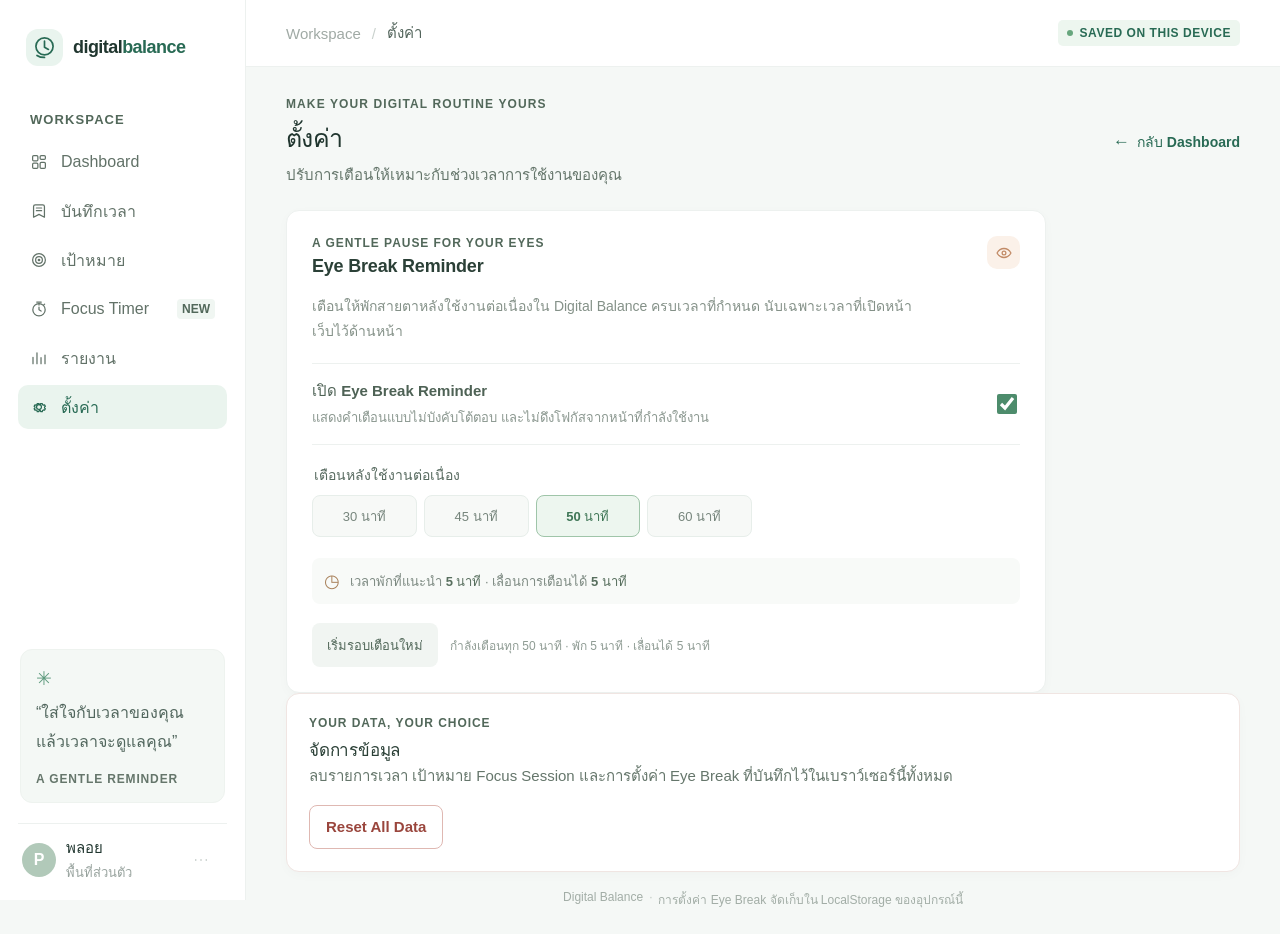
<file: pages/settings.html>
<!doctype html>
<html lang="th">
<head>
  <meta charset="utf-8">
  <meta name="viewport" content="width=device-width, initial-scale=1">
  <meta name="theme-color" content="#f5f8f6">
  <meta name="description" content="ตั้งค่า Eye Break Reminder ของ Digital Balance">
  <title>ตั้งค่า | Digital Balance</title>
  <link rel="icon" href="../assets/favicon.svg" type="image/svg+xml">
  <link rel="stylesheet" href="../css/style.css">
  <script src="../js/app.js" defer></script>
  <script src="../js/storage.js" defer></script>
  <script src="../js/eyeBreak.js" defer></script>
  <script src="../js/eyeBreakSettings.js" defer></script>
</head>
<body>
  <a class="skip-link" href="#main-content">ข้ามไปยังเนื้อหาหลัก</a>
  <div class="app-shell">
    <aside class="sidebar" id="sidebar" aria-label="เมนูหลัก">
      <a class="brand" href="../index.html#dashboard" aria-label="Digital Balance หน้าหลัก">
        <span class="brand-mark" aria-hidden="true"><svg viewBox="0 0 32 32" fill="none"><path d="M16 4.5c-5.6 0-10.2 4.5-10.2 10.1 0 5.7 4.6 10.2 10.2 10.2 5.7 0 10.2-4.5 10.2-10.2C26.2 9 21.7 4.5 16 4.5Z" stroke="currentColor" stroke-width="2"/><path d="M16 8.5v7.1l4.7 2.7" stroke="currentColor" stroke-width="2" stroke-linecap="round" stroke-linejoin="round"/><path d="M7.1 25.4c2.2 1.5 5.4 2.4 8.9 2.4" stroke="currentColor" stroke-width="2" stroke-linecap="round"/></svg></span>
        <span class="brand-name">digital<span>balance</span></span>
      </a>
      <div class="sidebar-label">WORKSPACE</div>
      <nav class="primary-nav" aria-label="การนำทาง">
        <a class="nav-link" href="../index.html#dashboard"><svg viewBox="0 0 24 24" aria-hidden="true"><rect x="3.5" y="3.5" width="7" height="7" rx="1.5"/><rect x="13.5" y="3.5" width="7" height="5" rx="1.5"/><rect x="13.5" y="12.5" width="7" height="8" rx="1.5"/><rect x="3.5" y="13.5" width="7" height="7" rx="1.5"/></svg><span>Dashboard</span></a>
        <a class="nav-link" href="time-tracker.html"><svg viewBox="0 0 24 24" aria-hidden="true"><path d="M7 3.75h10A2.25 2.25 0 0 1 19.25 6v14.25L12 16.5l-7.25 3.75V6A2.25 2.25 0 0 1 7 3.75Z"/><path d="M8.5 8h7M8.5 11.5h7"/></svg><span>บันทึกเวลา</span></a>
        <a class="nav-link" href="goals.html"><svg viewBox="0 0 24 24" aria-hidden="true"><circle cx="12" cy="12" r="8.5"/><circle cx="12" cy="12" r="4.5"/><circle cx="12" cy="12" r="1"/></svg><span>เป้าหมาย</span></a>
        <a class="nav-link" href="focus-timer.html"><svg viewBox="0 0 24 24" aria-hidden="true"><circle cx="12" cy="13" r="8.25"/><path d="M9 2.75h6M12 4.75v2M18.1 6.9l1.4-1.4M12 9.5V13l2.75 1.75"/></svg><span>Focus Timer</span><span class="nav-badge">NEW</span></a>
        <a class="nav-link" href="report.html"><svg viewBox="0 0 24 24" aria-hidden="true"><path d="M4 19.5V11M9.3 19.5V5M14.7 19.5v-8M20 19.5V8"/></svg><span>รายงาน</span></a>
        <a class="nav-link is-active" href="settings.html" aria-current="page"><svg viewBox="0 0 24 24" aria-hidden="true"><path d="M12 8.75a3.25 3.25 0 1 0 0 6.5 3.25 3.25 0 0 0 0-6.5Z"/><path d="m19.4 13.5 1.1.85-1.1 1.9-1.35-.4a7.7 7.7 0 0 1-1.4.8l-.25 1.4h-2.2l-.4-1.35a7.7 7.7 0 0 1-1.6 0l-.4 1.35h-2.2l-.25-1.4a7.7 7.7 0 0 1-1.4-.8l-1.35.4-1.1-1.9 1.1-.85a7.8 7.8 0 0 1 0-1.6l-1.1-.85 1.1-1.9 1.35.4a7.7 7.7 0 0 1 1.4-.8l.25-1.4h2.2l.4 1.35a7.7 7.7 0 0 1 1.6 0l.4-1.35h2.2l.25 1.4a7.7 7.7 0 0 1 1.4.8l1.35-.4 1.1 1.9-1.1.85a7.8 7.8 0 0 1 0 1.6Z"/></svg><span>ตั้งค่า</span></a>
      </nav>
      <div class="sidebar-spacer"></div>
      <div class="sidebar-quote"><span class="quote-spark" aria-hidden="true">✳</span><p>“ใส่ใจกับเวลาของคุณ<br>แล้วเวลาจะดูแลคุณ”</p><span class="quote-caption">A GENTLE REMINDER</span></div>
      <div class="profile"><span class="avatar" aria-hidden="true">P</span><span class="profile-copy"><strong>พลอย</strong><small>พื้นที่ส่วนตัว</small></span><button class="icon-button profile-menu" type="button" aria-label="ตัวเลือกโปรไฟล์" disabled><svg viewBox="0 0 24 24" aria-hidden="true"><circle cx="5" cy="12" r="1"/><circle cx="12" cy="12" r="1"/><circle cx="19" cy="12" r="1"/></svg></button></div>
    </aside>
    <div class="sidebar-scrim" data-close-menu></div>
    <main class="main-content" id="main-content" tabindex="-1">
      <header class="topbar">
        <div class="topbar-left"><button class="icon-button menu-toggle" type="button" aria-label="เปิดเมนู" aria-expanded="false" aria-controls="sidebar"><svg viewBox="0 0 24 24" aria-hidden="true"><path d="M4 7h16M4 12h16M4 17h16"/></svg></button><div class="breadcrumb"><a href="../index.html#dashboard">Workspace</a><span class="breadcrumb-separator">/</span><strong>ตั้งค่า</strong></div></div>
        <div class="topbar-right"><span class="storage-label"><span aria-hidden="true"></span> SAVED ON THIS DEVICE</span></div>
      </header>
      <div class="dashboard-content tracker-content">
        <section class="welcome-row tracker-welcome" aria-labelledby="settings-title"><div><p class="eyebrow">MAKE YOUR DIGITAL ROUTINE YOURS</p><h1 id="settings-title">ตั้งค่า</h1><p class="welcome-subtitle">ปรับการเตือนให้เหมาะกับช่วงเวลาการใช้งานของคุณ</p></div><a class="back-link" href="../index.html#dashboard"><span aria-hidden="true">←</span> กลับ Dashboard</a></section>
        <div class="settings-feedback" id="settings-feedback" role="status" aria-live="polite" hidden></div>
        <div class="settings-error" id="settings-error" role="alert" aria-live="assertive" hidden></div>
        <section class="card reminder-settings-card" aria-labelledby="reminder-settings-title">
          <div class="section-heading">
            <div><p class="card-kicker">A GENTLE PAUSE FOR YOUR EYES</p><h2 id="reminder-settings-title">Eye Break Reminder</h2></div>
            <span class="soft-icon peach-icon" aria-hidden="true"><svg viewBox="0 0 24 24"><path d="M2.75 12s3.3-6 9.25-6 9.25 6 9.25 6-3.3 6-9.25 6-9.25-6-9.25-6Z"/><circle cx="12" cy="12" r="2.5"/></svg></span>
          </div>
          <p class="reminder-settings-description">เตือนให้พักสายตาหลังใช้งานต่อเนื่องใน Digital Balance ครบเวลาที่กำหนด นับเฉพาะเวลาที่เปิดหน้าเว็บไว้ด้านหน้า</p>
          <label class="reminder-toggle-row" for="eye-break-enabled">
            <span><strong>เปิด Eye Break Reminder</strong><small>แสดงคำเตือนแบบไม่บังคับโต้ตอบ และไม่ดึงโฟกัสจากหน้าที่กำลังใช้งาน</small></span>
            <input id="eye-break-enabled" type="checkbox">
          </label>
          <fieldset class="eye-break-intervals">
            <legend>เตือนหลังใช้งานต่อเนื่อง</legend>
            <div class="duration-option-list">
              <label><input type="radio" name="eye-break-interval" value="30"><span>30 นาที</span></label>
              <label><input type="radio" name="eye-break-interval" value="45"><span>45 นาที</span></label>
              <label><input type="radio" name="eye-break-interval" value="50"><span>50 นาที</span></label>
              <label><input type="radio" name="eye-break-interval" value="60"><span>60 นาที</span></label>
            </div>
          </fieldset>
          <div class="reminder-break-info"><span class="reminder-info-icon" aria-hidden="true">◷</span><span>เวลาพักที่แนะนำ <strong>5 นาที</strong> · เลื่อนการเตือนได้ <strong>5 นาที</strong></span></div>
          <div class="reminder-settings-actions">
            <button class="secondary-button" id="reset-eye-break" type="button">เริ่มรอบเตือนใหม่</button>
            <span id="eye-break-settings-status">ตั้งค่าเริ่มต้น: เตือนทุก 50 นาที</span>
          </div>
        </section>
        <section class="card data-reset-card" aria-labelledby="data-reset-title">
          <div class="section-heading">
            <div><p class="card-kicker">YOUR DATA, YOUR CHOICE</p><h2 id="data-reset-title">จัดการข้อมูล</h2></div>
          </div>
          <p>ลบรายการเวลา เป้าหมาย Focus Session และการตั้งค่า Eye Break ที่บันทึกไว้ในเบราว์เซอร์นี้ทั้งหมด</p>
          <button class="danger-button" id="reset-all-data" type="button">Reset All Data</button>
          <div class="data-reset-feedback" id="data-reset-feedback" role="alert" aria-live="assertive" hidden></div>
        </section>
        <footer class="page-footer tracker-footer">Digital Balance <span>·</span> การตั้งค่า Eye Break จัดเก็บใน LocalStorage ของอุปกรณ์นี้</footer>
      </div>
    </main>
  </div>
</body>
</html>
</file>
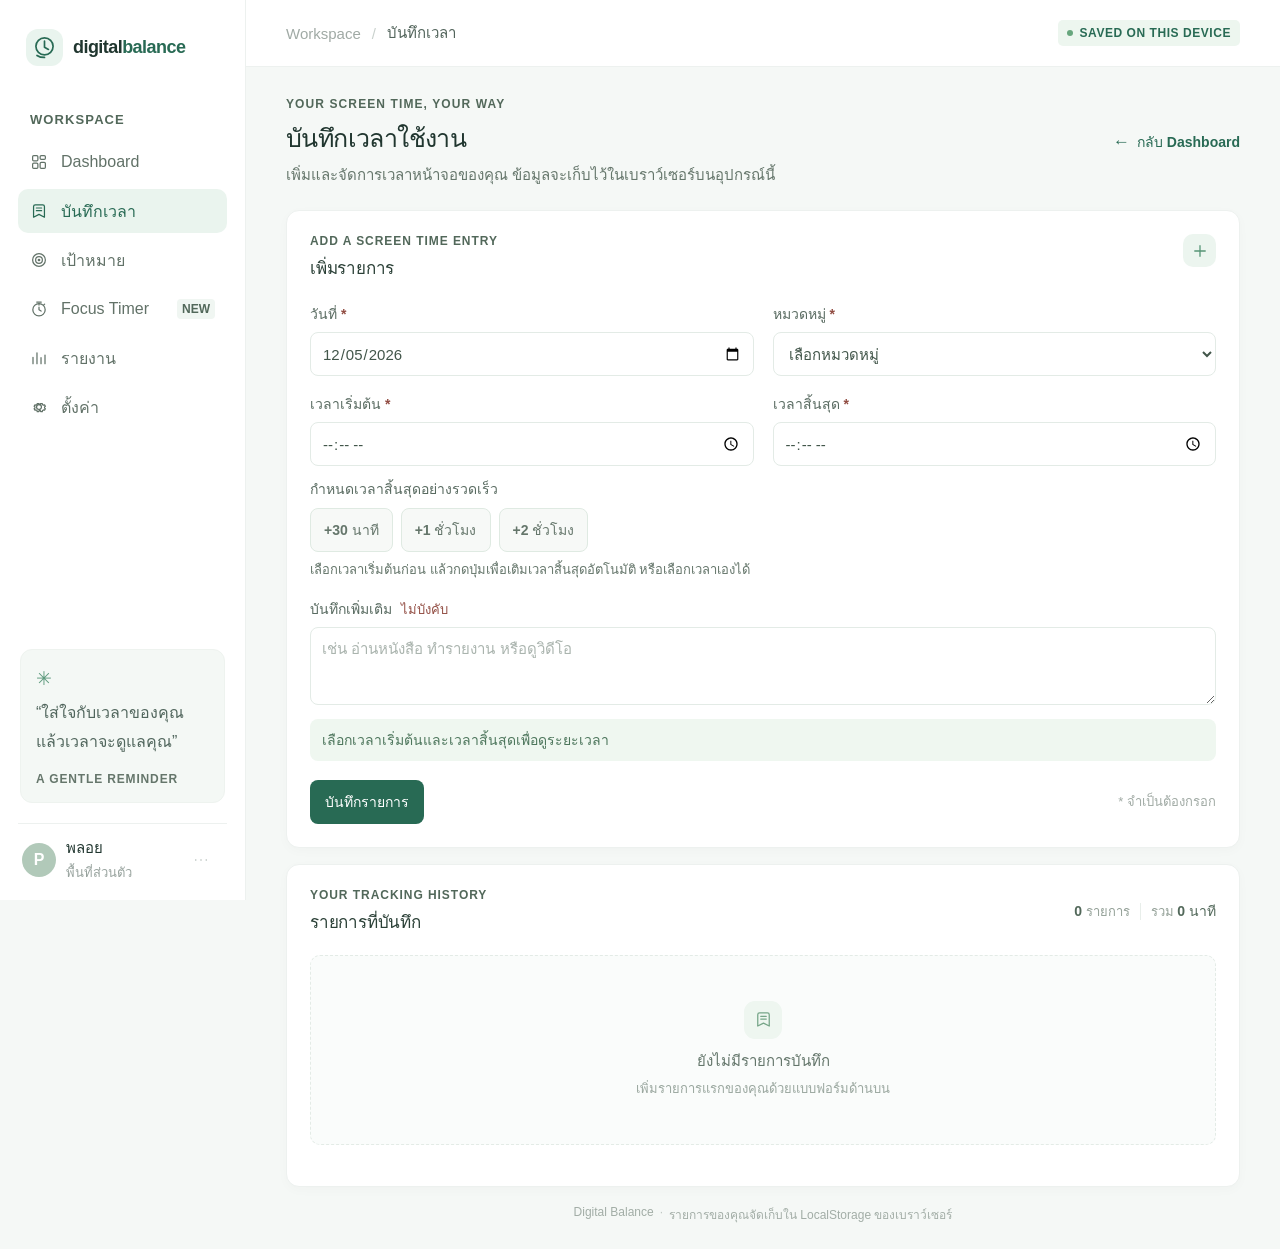
<file: pages/time-tracker.html>
<!doctype html>
<html lang="th">
<head>
  <meta charset="utf-8">
  <meta name="viewport" content="width=device-width, initial-scale=1">
  <meta name="theme-color" content="#f5f8f6">
  <meta name="description" content="บันทึกและจัดการ Screen Time ของคุณ">
  <title>บันทึกเวลา | Digital Balance</title>
  <link rel="icon" href="../assets/favicon.svg" type="image/svg+xml">
  <link rel="stylesheet" href="../css/style.css">
  <script src="../js/app.js" defer></script>
  <script src="../js/storage.js" defer></script>
  <script src="../js/eyeBreak.js" defer></script>
  <script src="../js/timeTracker.js" defer></script>
</head>
<body>
  <a class="skip-link" href="#main-content">ข้ามไปยังเนื้อหาหลัก</a>
  <div class="app-shell">
    <aside class="sidebar" id="sidebar" aria-label="เมนูหลัก">
      <a class="brand" href="../index.html#dashboard" aria-label="Digital Balance หน้าหลัก">
        <span class="brand-mark" aria-hidden="true">
          <svg viewBox="0 0 32 32" fill="none">
            <path d="M16 4.5c-5.6 0-10.2 4.5-10.2 10.1 0 5.7 4.6 10.2 10.2 10.2 5.7 0 10.2-4.5 10.2-10.2C26.2 9 21.7 4.5 16 4.5Z" stroke="currentColor" stroke-width="2"/>
            <path d="M16 8.5v7.1l4.7 2.7" stroke="currentColor" stroke-width="2" stroke-linecap="round" stroke-linejoin="round"/>
            <path d="M7.1 25.4c2.2 1.5 5.4 2.4 8.9 2.4" stroke="currentColor" stroke-width="2" stroke-linecap="round"/>
          </svg>
        </span>
        <span class="brand-name">digital<span>balance</span></span>
      </a>

      <div class="sidebar-label">WORKSPACE</div>
      <nav class="primary-nav" aria-label="การนำทาง">
        <a class="nav-link" href="../index.html#dashboard">
          <svg viewBox="0 0 24 24" aria-hidden="true"><rect x="3.5" y="3.5" width="7" height="7" rx="1.5"/><rect x="13.5" y="3.5" width="7" height="5" rx="1.5"/><rect x="13.5" y="12.5" width="7" height="8" rx="1.5"/><rect x="3.5" y="13.5" width="7" height="7" rx="1.5"/></svg>
          <span>Dashboard</span>
        </a>
        <a class="nav-link is-active" href="time-tracker.html" aria-current="page">
          <svg viewBox="0 0 24 24" aria-hidden="true"><path d="M7 3.75h10A2.25 2.25 0 0 1 19.25 6v14.25L12 16.5l-7.25 3.75V6A2.25 2.25 0 0 1 7 3.75Z"/><path d="M8.5 8h7M8.5 11.5h7"/></svg>
          <span>บันทึกเวลา</span>
        </a>
        <a class="nav-link" href="goals.html">
          <svg viewBox="0 0 24 24" aria-hidden="true"><circle cx="12" cy="12" r="8.5"/><circle cx="12" cy="12" r="4.5"/><circle cx="12" cy="12" r="1"/></svg>
          <span>เป้าหมาย</span>
        </a>
        <a class="nav-link" href="focus-timer.html">
          <svg viewBox="0 0 24 24" aria-hidden="true"><circle cx="12" cy="13" r="8.25"/><path d="M9 2.75h6M12 4.75v2M18.1 6.9l1.4-1.4M12 9.5V13l2.75 1.75"/></svg>
          <span>Focus Timer</span><span class="nav-badge">NEW</span>
        </a>
        <a class="nav-link" href="report.html">
          <svg viewBox="0 0 24 24" aria-hidden="true"><path d="M4 19.5V11M9.3 19.5V5M14.7 19.5v-8M20 19.5V8"/></svg>
          <span>รายงาน</span>
        </a>
        <a class="nav-link" href="settings.html">
          <svg viewBox="0 0 24 24" aria-hidden="true"><path d="M12 8.75a3.25 3.25 0 1 0 0 6.5 3.25 3.25 0 0 0 0-6.5Z"/><path d="m19.4 13.5 1.1.85-1.1 1.9-1.35-.4a7.7 7.7 0 0 1-1.4.8l-.25 1.4h-2.2l-.4-1.35a7.7 7.7 0 0 1-1.6 0l-.4 1.35h-2.2l-.25-1.4a7.7 7.7 0 0 1-1.4-.8l-1.35.4-1.1-1.9 1.1-.85a7.8 7.8 0 0 1 0-1.6l-1.1-.85 1.1-1.9 1.35.4a7.7 7.7 0 0 1 1.4-.8l.25-1.4h2.2l.4 1.35a7.7 7.7 0 0 1 1.6 0l.4-1.35h2.2l.25 1.4a7.7 7.7 0 0 1 1.4.8l1.35-.4 1.1 1.9-1.1.85a7.8 7.8 0 0 1 0 1.6Z"/></svg>
          <span>ตั้งค่า</span>
        </a>
      </nav>

      <div class="sidebar-spacer"></div>
      <div class="sidebar-quote">
        <span class="quote-spark" aria-hidden="true">✳</span>
        <p>“ใส่ใจกับเวลาของคุณ<br>แล้วเวลาจะดูแลคุณ”</p>
        <span class="quote-caption">A GENTLE REMINDER</span>
      </div>
      <div class="profile">
        <span class="avatar" aria-hidden="true">P</span>
        <span class="profile-copy"><strong>พลอย</strong><small>พื้นที่ส่วนตัว</small></span>
        <button class="icon-button profile-menu" type="button" aria-label="ตัวเลือกโปรไฟล์" disabled>
          <svg viewBox="0 0 24 24" aria-hidden="true"><circle cx="5" cy="12" r="1"/><circle cx="12" cy="12" r="1"/><circle cx="19" cy="12" r="1"/></svg>
        </button>
      </div>
    </aside>

    <div class="sidebar-scrim" data-close-menu></div>

    <main class="main-content" id="main-content" tabindex="-1">
      <header class="topbar">
        <div class="topbar-left">
          <button class="icon-button menu-toggle" type="button" aria-label="เปิดเมนู" aria-expanded="false" aria-controls="sidebar">
            <svg viewBox="0 0 24 24" aria-hidden="true"><path d="M4 7h16M4 12h16M4 17h16"/></svg>
          </button>
          <div class="breadcrumb"><a href="../index.html#dashboard">Workspace</a><span class="breadcrumb-separator">/</span><strong>บันทึกเวลา</strong></div>
        </div>
        <div class="topbar-right">
          <span class="storage-label"><span aria-hidden="true"></span> SAVED ON THIS DEVICE</span>
        </div>
      </header>

      <div class="dashboard-content tracker-content">
        <section class="welcome-row tracker-welcome" aria-labelledby="tracker-title">
          <div>
            <p class="eyebrow">YOUR SCREEN TIME, YOUR WAY</p>
            <h1 id="tracker-title">บันทึกเวลาใช้งาน</h1>
            <p class="welcome-subtitle">เพิ่มและจัดการเวลาหน้าจอของคุณ ข้อมูลจะเก็บไว้ในเบราว์เซอร์บนอุปกรณ์นี้</p>
          </div>
          <a class="back-link" href="../index.html#dashboard"><span aria-hidden="true">←</span> กลับ Dashboard</a>
        </section>

        <section class="card tracker-form-card" aria-labelledby="form-title">
          <div class="section-heading">
            <div>
              <p class="card-kicker">ADD A SCREEN TIME ENTRY</p>
              <h2 id="form-title">เพิ่มรายการ</h2>
            </div>
            <span class="soft-icon green-icon" aria-hidden="true">
              <svg viewBox="0 0 24 24"><path d="M12 5v14M5 12h14"/></svg>
            </span>
          </div>

          <div class="form-feedback" id="form-feedback" role="alert" aria-live="assertive" hidden></div>
          <div class="form-success" id="form-success" role="status" aria-live="polite" hidden></div>

          <form id="time-entry-form" novalidate>
            <div class="form-grid">
              <div class="form-field">
                <label for="entry-date">วันที่ <span aria-hidden="true">*</span></label>
                <input id="entry-date" name="date" type="date" required aria-describedby="date-error">
                <small class="field-error" id="date-error"></small>
              </div>
              <div class="form-field">
                <label for="entry-category">หมวดหมู่ <span aria-hidden="true">*</span></label>
                <select id="entry-category" name="category" required aria-describedby="category-error">
                  <option value="">เลือกหมวดหมู่</option>
                  <option value="social">Social Media · โซเชียลมีเดีย</option>
                  <option value="study">Study · เรียน</option>
                  <option value="work">Work · งาน</option>
                  <option value="entertainment">Entertainment · ความบันเทิง</option>
                  <option value="exercise">Exercise · ออกกำลังกาย</option>
                  <option value="other">Other · อื่น ๆ</option>
                </select>
                <small class="field-error" id="category-error"></small>
              </div>
              <div class="form-field">
                <label for="entry-start">เวลาเริ่มต้น <span aria-hidden="true">*</span></label>
                <input id="entry-start" name="startTime" type="time" required aria-describedby="start-error">
                <small class="field-error" id="start-error"></small>
              </div>
              <div class="form-field">
                <label for="entry-end">เวลาสิ้นสุด <span aria-hidden="true">*</span></label>
                <input id="entry-end" name="endTime" type="time" required aria-describedby="end-error duration-error duration-preview">
                <small class="field-error" id="end-error"></small>
                <small class="field-error" id="duration-error"></small>
              </div>
              <div class="time-presets form-field-full">
                <span class="time-presets-label">กำหนดเวลาสิ้นสุดอย่างรวดเร็ว</span>
                <div class="time-preset-buttons" aria-label="เพิ่มเวลาจากเวลาเริ่มต้น">
                  <button class="time-preset" type="button" data-duration-minutes="30" aria-pressed="false" disabled>+30 นาที</button>
                  <button class="time-preset" type="button" data-duration-minutes="60" aria-pressed="false" disabled>+1 ชั่วโมง</button>
                  <button class="time-preset" type="button" data-duration-minutes="120" aria-pressed="false" disabled>+2 ชั่วโมง</button>
                </div>
                <small class="time-presets-hint">เลือกเวลาเริ่มต้นก่อน แล้วกดปุ่มเพื่อเติมเวลาสิ้นสุดอัตโนมัติ หรือเลือกเวลาเองได้</small>
              </div>
              <div class="form-field form-field-full">
                <label for="entry-note">บันทึกเพิ่มเติม <span class="optional-label">ไม่บังคับ</span></label>
                <textarea id="entry-note" name="note" rows="3" placeholder="เช่น อ่านหนังสือ ทำรายงาน หรือดูวิดีโอ"></textarea>
              </div>
            </div>
            <p class="duration-preview" id="duration-preview" aria-live="polite">เลือกเวลาเริ่มต้นและเวลาสิ้นสุดเพื่อดูระยะเวลา</p>
            <div class="form-actions">
              <button class="primary-button" id="save-entry-button" type="submit">บันทึกรายการ</button>
              <button class="secondary-button" id="cancel-edit-button" type="button" hidden>ยกเลิกการแก้ไข</button>
              <span class="form-hint">* จำเป็นต้องกรอก</span>
            </div>
          </form>
        </section>

        <section class="card entries-card" aria-labelledby="entries-title">
          <div class="section-heading entries-heading">
            <div>
              <p class="card-kicker">YOUR TRACKING HISTORY</p>
              <h2 id="entries-title">รายการที่บันทึก</h2>
            </div>
            <div class="entries-totals">
              <span><strong id="entry-count">0</strong> รายการ</span>
              <span class="totals-divider" aria-hidden="true"></span>
              <span>รวม <strong id="total-duration">0 นาที</strong></span>
            </div>
          </div>
          <div class="list-feedback" id="list-feedback" role="alert" aria-live="assertive" hidden></div>
          <div class="empty-state" id="empty-state" hidden>
            <span class="empty-state-icon" aria-hidden="true">
              <svg viewBox="0 0 24 24"><path d="M7 3.75h10A2.25 2.25 0 0 1 19.25 6v14.25L12 16.5l-7.25 3.75V6A2.25 2.25 0 0 1 7 3.75Z"/><path d="M8.5 8h7M8.5 11.5h7"/></svg>
            </span>
            <strong>ยังไม่มีรายการบันทึก</strong>
            <p>เพิ่มรายการแรกของคุณด้วยแบบฟอร์มด้านบน</p>
          </div>
          <ul class="entry-list" id="entry-list" aria-live="polite" aria-relevant="additions removals text"></ul>
        </section>

        <footer class="page-footer tracker-footer">Digital Balance <span>·</span> รายการของคุณจัดเก็บใน LocalStorage ของเบราว์เซอร์</footer>
      </div>
    </main>
  </div>
</body>
</html>
</file>
<file: css/style.css>
:root {
  color-scheme: light;
  --ink: #20362f;
  --muted: #899790;
  --line: #e9efec;
  --canvas: #f5f8f6;
  --surface: #ffffff;
  --green: #286a54;
  --green-dark: #286a54;
  --green-light: #e7f3ed;
  --font: "Leelawadee UI", "Noto Sans Thai", Tahoma, sans-serif;
  font-family: var(--font);
  font-synthesis: none;
  text-rendering: optimizeLegibility;
  -webkit-font-smoothing: antialiased;
  -moz-osx-font-smoothing: grayscale;
}

.screen-time-status {
  min-height: 14px;
  margin: 6px 0 0;
  color: #68786e;
  font-size: 14px;
}

* {
  box-sizing: border-box;
}

[hidden] {
  display: none !important;
}

html {
  scroll-behavior: smooth;
}

body {
  margin: 0;
  color: var(--ink);
  background: var(--canvas);
  font-family: var(--font);
  font-size: 17px;
}

button,
a {
  font: inherit;
}

button:focus-visible,
a:focus-visible {
  outline: 3px solid #8ccbb0;
  outline-offset: 3px;
}

button:disabled {
  cursor: default;
}

.app-shell {
  min-height: 100vh;
}

.sidebar {
  position: fixed;
  z-index: 20;
  inset: 0 auto 0 0;
  display: flex;
  width: 246px;
  flex-direction: column;
  padding: 29px 18px 17px;
  background: #fff;
  border-right: 1px solid #edf1ef;
}

.brand {
  display: flex;
  align-items: center;
  gap: 10px;
  margin: 0 0 46px 8px;
  color: var(--ink);
  text-decoration: none;
}

.brand-mark {
  display: grid;
  width: 37px;
  height: 37px;
  place-items: center;
  color: var(--green);
  background: #e9f4ee;
  border-radius: 12px;
}

.brand-mark svg {
  width: 27px;
  height: 27px;
}

.brand-name {
  font-size: 18px;
  font-weight: 700;
  letter-spacing: -.55px;
}

.brand-name span {
  color: var(--green);
}

.sidebar-label,
.card-kicker,
.eyebrow,
.summary-label {
  color: #52685a;
  font-size: 13px;
  font-weight: 700;
  letter-spacing: 1.1px;
}

.sidebar-label {
  margin: 0 0 13px 12px;
  font-size: 13px;
}

.primary-nav {
  display: grid;
  gap: 5px;
}

.nav-link {
  display: flex;
  min-height: 44px;
  align-items: center;
  gap: 13px;
  padding: 0 12px;
  color: #627268;
  border-radius: 10px;
  font-size: 16px;
  font-weight: 500;
  text-decoration: none;
  transition: background-color .2s ease, color .2s ease;
}

.nav-link:hover {
  color: var(--green-dark);
  background: #f5f8f6;
}

.nav-link.is-active {
  color: var(--green-dark);
  background: #eaf4ee;
  font-weight: 700;
}

.nav-link svg,
.icon-button svg,
.date-picker svg,
.break-button svg,
.focus-symbol svg {
  width: 19px;
  height: 19px;
  flex: 0 0 auto;
  fill: none;
  stroke: currentColor;
  stroke-linecap: round;
  stroke-linejoin: round;
  stroke-width: 1.65;
}

.nav-link svg {
  width: 18px;
  height: 18px;
}

.nav-badge {
  margin-left: auto;
  padding: 3px 5px;
  color: #52685a;
  background: #f0f6f2;
  border-radius: 4px;
  font-size: 12px;
  font-weight: 700;
}

.sidebar-spacer {
  flex: 1;
  min-height: 25px;
}

.sidebar-quote {
  position: relative;
  margin: 0 2px 20px;
  padding: 17px 15px 14px;
  overflow: hidden;
  background: #f4f8f5;
  border: 1px solid #eef3ef;
  border-radius: 12px;
}

.quote-spark {
  color: #5d9a7d;
  font-size: 19px;
}

.sidebar-quote p {
  margin: 9px 0 11px;
  color: #51665d;
  font-size: 16px;
  line-height: 1.8;
}

.quote-caption {
  color: #65766b;
  font-size: 12px;
  font-weight: 700;
  letter-spacing: .85px;
}

.profile {
  display: flex;
  align-items: center;
  gap: 10px;
  padding: 12px 4px 0;
  border-top: 1px solid #edf1ef;
}

.avatar {
  display: grid;
  width: 34px;
  height: 34px;
  place-items: center;
  color: #fff;
  background: #b1c9b9;
  border-radius: 50%;
  font-size: 16px;
  font-weight: 700;
}

.profile-copy {
  display: grid;
  gap: 2px;
}

.profile-copy strong {
  font-size: 15px;
}

.profile-copy small {
  color: #98a39e;
  font-size: 13px;
}

.icon-button {
  display: grid;
  width: 44px;
  height: 44px;
  flex: 0 0 auto;
  place-items: center;
  padding: 0;
  color: #8c9992;
  background: transparent;
  border: 0;
  border-radius: 9px;
}

.icon-button svg {
  width: 18px;
  height: 18px;
}

.icon-button:disabled {
  opacity: .7;
}

.profile-menu {
  margin-left: auto;
}

.profile-menu svg {
  fill: currentColor;
  stroke: none;
}

.sidebar-scrim {
  display: none;
}

.main-content {
  min-height: 100vh;
  margin-left: 246px;
}

.topbar {
  position: sticky;
  z-index: 10;
  top: 0;
  display: flex;
  height: 67px;
  align-items: center;
  justify-content: space-between;
  padding: 0 40px;
  background: rgba(255, 255, 255, .92);
  border-bottom: 1px solid #edf1ef;
  backdrop-filter: blur(12px);
}

.topbar-left,
.topbar-right,
.breadcrumb {
  display: flex;
  align-items: center;
}

.breadcrumb {
  gap: 11px;
  color: #a0aaa5;
  font-size: 15px;
}

.breadcrumb strong {
  color: #52645b;
  font-weight: 600;
}

.breadcrumb-separator {
  color: #c9d1cd;
}

.topbar-right {
  gap: 17px;
}

.demo-label {
  display: inline-flex;
  align-items: center;
  gap: 7px;
  padding: 6px 9px;
  color: #8c7651;
  background: #fcf6e9;
  border-radius: 5px;
  font-size: 12px;
  font-weight: 700;
  letter-spacing: .8px;
}

.demo-label span {
  width: 6px;
  height: 6px;
  background: #d0a34d;
  border-radius: 50%;
}

.live-data-label {
  display: inline-flex;
  align-items: center;
  gap: 7px;
  padding: 6px 9px;
  color: #286a54;
  background: #edf6ef;
  border-radius: 5px;
  font-size: 12px;
  font-weight: 700;
  letter-spacing: .8px;
}

.live-data-label span {
  width: 6px;
  height: 6px;
  background: #67a67d;
  border-radius: 50%;
}

.topbar-divider {
  width: 1px;
  height: 22px;
  background: #e8eeeb;
}

.today-date {
  color: #7e8c84;
  font-size: 14px;
}

.notification-button {
  position: relative;
  color: #7e8c84;
}

.notification-button::after {
  position: absolute;
  top: 7px;
  right: 7px;
  width: 5px;
  height: 5px;
  content: "";
  background: #77af8e;
  border: 1px solid #fff;
  border-radius: 50%;
}

.menu-toggle {
  display: none;
}

.dashboard-content {
  width: min(100%, 1380px);
  margin: 0 auto;
  padding: 30px 40px 20px;
}

.welcome-row {
  display: flex;
  align-items: flex-end;
  justify-content: space-between;
  gap: 18px;
  margin-bottom: 23px;
}

.eyebrow {
  margin: 0 0 7px;
  font-size: 12px;
}

h1,
h2,
p {
  margin-top: 0;
}

.welcome-row h1 {
  margin: 0;
  font-size: 25px;
  font-weight: 600;
  letter-spacing: -.6px;
}

.welcome-row h1 span {
  color: #6ea486;
  font-size: 19px;
}

.welcome-subtitle {
  margin: 5px 0 0;
  color: #65766b;
  font-size: 15px;
}

.date-picker {
  display: flex;
  height: 37px;
  align-items: center;
  gap: 9px;
  padding: 0 10px;
  color: #617269;
  background: #fff;
  border: 1px solid #e7eeea;
  border-radius: 8px;
  font-size: 14px;
}

.date-picker:disabled {
  opacity: 1;
}

.date-picker svg {
  width: 15px;
  height: 15px;
}

.date-picker .chevron {
  width: 13px;
  height: 13px;
  margin-left: 3px;
  color: #a1ada6;
}

.hero-grid,
.middle-grid,
.lower-grid {
  display: grid;
  gap: 16px;
  margin-bottom: 16px;
}

.hero-grid {
  grid-template-columns: 1.12fr .88fr;
}

.middle-grid {
  grid-template-columns: 1.12fr .88fr;
}

.lower-grid {
  grid-template-columns: 1.5fr .82fr;
  align-items: stretch;
}

.card {
  min-width: 0;
  padding: 20px;
  background: var(--surface);
  border: 1px solid #edf1ef;
  border-radius: 13px;
  box-shadow: 0 3px 12px rgba(31, 62, 47, .025);
}

.hero-grid > .card {
  min-height: 214px;
}

.card-heading,
.section-heading {
  display: flex;
  align-items: flex-start;
  justify-content: space-between;
  gap: 12px;
}

.card-kicker {
  margin: 0 0 6px;
  font-size: 12px;
  letter-spacing: .95px;
}

.card h2 {
  margin: 0;
  color: #2b4037;
  font-size: 17px;
  font-weight: 600;
  letter-spacing: -.2px;
}

.soft-icon {
  display: grid;
  width: 33px;
  height: 33px;
  flex: 0 0 auto;
  place-items: center;
  border-radius: 10px;
}

.soft-icon svg {
  width: 18px;
  height: 18px;
  fill: none;
  stroke: currentColor;
  stroke-linecap: round;
  stroke-linejoin: round;
  stroke-width: 1.7;
}

.green-icon {
  color: #559476;
  background: #ecf5ef;
}

.lilac-icon {
  color: #8a83b2;
  background: #f1f0f8;
}

.peach-icon {
  color: #c28b67;
  background: #fbf1e9;
}

.screen-time-value {
  display: flex;
  align-items: baseline;
  gap: 6px;
  margin: 17px 0 8px;
}

.screen-time-value strong {
  color: #274d3e;
  font-size: 38px;
  font-weight: 600;
  letter-spacing: -1.6px;
  line-height: 1;
}

.screen-time-value span {
  margin-right: 6px;
  color: #7c8b83;
  font-size: 15px;
}

.screen-time-footer {
  display: flex;
  align-items: center;
  gap: 8px;
  color: #929e97;
  font-size: 13px;
}

.screen-time-footer strong {
  color: #63766b;
  font-weight: 600;
}

.trend-pill {
  display: inline-flex;
  align-items: center;
  gap: 3px;
  padding: 3px 5px;
  color: #4d9470;
  background: #edf6ef;
  border-radius: 4px;
  font-size: 13px;
  font-weight: 700;
}

.trend-pill svg {
  width: 12px;
  height: 12px;
  fill: none;
  stroke: currentColor;
  stroke-linecap: round;
  stroke-linejoin: round;
  stroke-width: 1.5;
}

.screen-time-track {
  height: 6px;
  margin-top: 17px;
  overflow: hidden;
  background: #edf2ef;
  border-radius: 20px;
}

.screen-time-track span {
  display: block;
  width: 76%;
  height: 100%;
  background: linear-gradient(90deg, #71af8d, #43876b);
  border-radius: inherit;
}

.track-labels {
  display: flex;
  justify-content: space-between;
  margin-top: 6px;
  color: #65766b;
  font-size: 12px;
}

.goal-main {
  display: flex;
  align-items: center;
  gap: 20px;
  margin: 10px 0 13px;
}

.goal-ring {
  display: grid;
  width: 100px;
  height: 100px;
  flex: 0 0 auto;
  place-items: center;
  background: conic-gradient(#72a989 0 72%, #edf2ef 72% 100%);
  border-radius: 50%;
}

.goal-ring > div {
  display: flex;
  width: 79px;
  height: 79px;
  flex-direction: column;
  align-items: center;
  justify-content: center;
  background: #fff;
  border-radius: 50%;
}

.goal-ring strong {
  color: #365b48;
  font-size: 22px;
  font-weight: 600;
}

.goal-ring span {
  margin-top: 1px;
  color: #9aa69f;
  font-size: 12px;
}

.goal-copy > strong {
  color: #405a4b;
  font-size: 16px;
}

.goal-copy p {
  margin: 4px 0 7px;
  color: #8f9b94;
  font-size: 13px;
  line-height: 1.65;
}

.goal-count {
  color: #5c9476;
  font-size: 13px;
  font-weight: 600;
}

.goal-list-preview {
  display: flex;
  align-items: center;
  justify-content: space-between;
  padding-top: 10px;
  color: #75847b;
  border-top: 1px solid #eff2f0;
  font-size: 13px;
}

.goal-detail-list {
  display: grid;
  gap: 11px;
  margin-top: 12px;
  padding-top: 12px;
  border-top: 1px solid #eff2f0;
}

.goal-detail-heading {
  display: flex;
  align-items: center;
  justify-content: space-between;
  gap: 8px;
}

.goal-detail-heading strong {
  color: #66776c;
  font-size: 13px;
}

.goal-detail-heading > span {
  color: #4f8b68;
  font-size: 12px;
  font-weight: 700;
}

.goal-detail p {
  margin: 4px 0 6px;
  color: #929e97;
  font-size: 12px;
  line-height: 1.55;
}

.goal-detail p strong {
  color: #65766b;
  font-weight: 600;
}

.goal-detail-track,
.goal-setting-track {
  height: 5px;
  overflow: hidden;
  background: #edf2ef;
  border-radius: 10px;
}

.goal-detail-track > span,
.goal-setting-track > span {
  display: block;
  width: 0;
  height: 100%;
  background: #72a989;
  border-radius: inherit;
  transition: width .25s ease;
}

.goal-detail:nth-child(2) .goal-detail-track > span {
  background: #8a83b2;
}

.goal-list-preview > span:first-child {
  display: inline-flex;
  align-items: center;
  gap: 7px;
}

.goal-dot,
.category-dot {
  display: inline-block;
  width: 8px;
  height: 8px;
  flex: 0 0 auto;
  border-radius: 50%;
}

.goal-dot.complete {
  background: #77ab89;
}

.goal-check {
  color: #5d9a76;
  font-size: 16px;
  font-weight: 700;
}

.category-card,
.eye-card {
  min-height: 258px;
}

.text-link {
  padding: 5px 0;
  color: #6e9a80;
  background: transparent;
  border: 0;
  font-size: 13px;
  font-weight: 600;
}

.text-link:disabled {
  opacity: .85;
}

.text-link span {
  margin-left: 3px;
  font-size: 16px;
}

.category-total {
  display: flex;
  align-items: baseline;
  gap: 8px;
  margin: 16px 0 10px;
}

.category-total strong {
  color: #344a3e;
  font-size: 17px;
  font-weight: 600;
}

.category-total span {
  color: #a0aaa4;
  font-size: 13px;
}

.category-bar {
  display: flex;
  height: 8px;
  gap: 3px;
  overflow: hidden;
  border-radius: 8px;
}

.segment {
  display: block;
  height: 100%;
  border-radius: 5px;
}

.segment.social {
  width: 38%;
  background: #7eae91;
}

.segment.study {
  background: #a8c8b4;
}

.segment.work {
  background: #8fbb9d;
}

.segment.entertainment {
  background: #d5c6a8;
}

.segment.exercise {
  background: #b6c6a4;
}

.segment.other {
  background: #c9d5cf;
}

.category-empty,
.weekly-empty {
  margin: 12px 0 0;
  color: #627268;
  font-size: 14px;
}

.category-list {
  display: grid;
  gap: 0;
  margin: 8px 0 0;
  padding: 0;
  list-style: none;
}

.category-list li {
  display: grid;
  min-height: 33px;
  grid-template-columns: minmax(90px, 1fr) auto 36px;
  align-items: center;
  gap: 10px;
  border-bottom: 1px solid #f1f3f2;
}

.category-list li:last-child {
  border-bottom: 0;
}

.category-name {
  display: inline-flex;
  align-items: center;
  gap: 7px;
  color: #78867e;
  font-size: 13px;
}

.category-list strong {
  color: #53645a;
  font-size: 13px;
  font-weight: 600;
}

.category-percent {
  color: #97a29c;
  font-size: 13px;
  text-align: right;
}

.social-dot {
  background: #7eae91;
}

.work-dot {
  background: #a8c8b4;
}

.study-dot {
  background: #a8c8b4;
}

.entertainment-dot {
  background: #d5c6a8;
}

.exercise-dot {
  background: #b6c6a4;
}

.other-dot {
  background: #c9d5cf;
}

.eye-description {
  margin: 23px 0 17px;
  color: #87948d;
  font-size: 14px;
  line-height: 1.8;
}

.break-countdown {
  display: flex;
  align-items: center;
  gap: 7px;
  color: #87948d;
  font-size: 13px;
}

.countdown-dot {
  width: 6px;
  height: 6px;
  background: #d3a269;
  border-radius: 50%;
}

.break-countdown strong {
  color: #a7774c;
  font-size: 16px;
  font-weight: 600;
}

.break-button {
  display: flex;
  width: 100%;
  height: 36px;
  align-items: center;
  justify-content: center;
  gap: 8px;
  margin-top: 12px;
  color: #956d4b;
  background: #fbf4ec;
  border: 0;
  border-radius: 8px;
  font-size: 14px;
  font-weight: 600;
}

.break-button svg {
  width: 15px;
  height: 15px;
}

.demo-note {
  display: block;
  margin-top: 7px;
  color: #b3aaa0;
  font-size: 12px;
  text-align: center;
}

.weekly-card {
  min-height: 345px;
  padding-bottom: 17px;
}

.dashboard-data-error {
  margin-bottom: 16px;
  padding: 12px 15px;
  color: #994f46;
  background: #fcf0ee;
  border: 1px solid #f2ddd9;
  border-radius: 9px;
  font-size: 15px;
  line-height: 1.6;
}

.week-label {
  display: inline-flex;
  align-items: center;
  gap: 9px;
  padding: 7px 9px;
  color: #77877e;
  background: #fbfcfb;
  border: 1px solid #eef2ef;
  border-radius: 7px;
  font-size: 13px;
  white-space: nowrap;
}

.week-label span {
  color: #a1aca5;
}

.weekly-summary-line {
  display: flex;
  align-items: center;
  gap: 17px;
  margin-top: 17px;
}

.weekly-summary-line > div:first-child {
  display: grid;
  gap: 1px;
}

.weekly-summary-line > div:first-child strong {
  color: #345241;
  font-size: 22px;
  font-weight: 600;
}

.weekly-summary-line > div:first-child small {
  font-size: 14px;
  font-weight: 500;
}

.weekly-summary-line > div:first-child > span,
.weekly-change small {
  color: #9aa59f;
  font-size: 12px;
}

.weekly-change {
  display: grid;
  gap: 2px;
  padding-left: 14px;
  border-left: 1px solid #e9efec;
}

.weekly-change span {
  color: #589573;
  font-size: 14px;
  font-weight: 700;
}

.weekly-legend {
  display: inline-flex;
  align-items: center;
  gap: 6px;
  margin-left: auto;
  color: #8e9c94;
  font-size: 12px;
}

.weekly-legend i {
  width: 7px;
  height: 7px;
  background: #75a987;
  border-radius: 2px;
}

.chart {
  position: relative;
  height: 174px;
  margin-top: 15px;
  padding: 0 0 21px 39px;
}

.chart-guides {
  position: absolute;
  inset: 0 0 21px;
  display: flex;
  flex-direction: column;
  justify-content: space-between;
}

.chart-guides span {
  position: relative;
  color: #a8b1ac;
  font-size: 12px;
  line-height: 0;
}

.chart-guides span::after {
  position: absolute;
  top: 0;
  right: 0;
  left: 34px;
  height: 1px;
  content: "";
  background: #f0f3f1;
}

.chart-columns {
  position: relative;
  z-index: 1;
  display: grid;
  height: 100%;
  grid-template-columns: repeat(7, 1fr);
  gap: 10px;
}

.chart-column {
  display: flex;
  height: 100%;
  flex-direction: column;
  align-items: center;
  justify-content: flex-end;
  gap: 6px;
}

.chart-bar {
  width: min(24px, 68%);
  height: var(--bar-height, 0%);
  min-height: 0;
  background: #c7ddce;
  border-radius: 5px 5px 2px 2px;
}

.chart-column.is-today .chart-bar {
  background: #5a9b76;
}

.chart-day {
  color: #99a59e;
  font-size: 12px;
}

.chart-column.is-today .chart-day {
  color: #4b8d68;
  font-weight: 700;
}

.tools-column {
  display: grid;
  gap: 12px;
  grid-template-rows: .95fr 1.05fr;
}

.focus-card {
  position: relative;
  min-height: 197px;
  overflow: hidden;
  color: #fff;
  background: #386e58;
  border: 0;
}

.focus-top {
  display: flex;
  align-items: center;
  justify-content: space-between;
}

.focus-symbol {
  display: grid;
  width: 32px;
  height: 32px;
  place-items: center;
  color: #d7eadc;
  background: rgba(255, 255, 255, .13);
  border-radius: 9px;
}

.focus-tag {
  color: #c1d9c8;
  font-size: 12px;
  font-weight: 700;
  letter-spacing: 1px;
}

.focus-card h2 {
  position: relative;
  z-index: 1;
  margin: 12px 0 6px;
  color: #fff;
  font-size: 18px;
  line-height: 1.55;
}

.focus-card p {
  position: relative;
  z-index: 1;
  margin: 0;
  color: #d0e0d4;
  font-size: 13px;
  line-height: 1.7;
}

.focus-button {
  position: relative;
  z-index: 1;
  display: inline-flex;
  align-items: center;
  gap: 14px;
  margin-top: 11px;
  padding: 7px 11px;
  color: #345f4b;
  background: #fff;
  border: 0;
  border-radius: 6px;
  font-size: 13px;
  font-weight: 700;
  text-decoration: none;
}

.focus-button span {
  font-size: 16px;
}

.goals-page-form {
  display: grid;
  grid-template-columns: repeat(3, minmax(0, 1fr));
  gap: 15px;
}

.goals-settings-card {
  display: flex;
  min-width: 0;
  flex-direction: column;
  padding: 20px;
}

.goal-setting-heading {
  display: flex;
  align-items: flex-start;
  gap: 12px;
}

.goal-setting-icon {
  display: grid;
  width: 36px;
  height: 36px;
  flex: 0 0 auto;
  place-items: center;
  color: #558b6d;
  background: #edf6ef;
  border-radius: 10px;
  font-size: 19px;
}

.social-goal-icon {
  color: #8a83b2;
  background: #f1f0f8;
}

.focus-goal-icon {
  color: #b17d59;
  background: #fbf2ea;
}

.goal-setting-heading h2 {
  margin: 0;
  color: #344a3e;
  font-size: 16px;
}

.goal-setting-heading p:last-child {
  margin: 6px 0 0;
  color: #8e9b93;
  font-size: 12px;
  line-height: 1.6;
}

.goal-setting-current {
  display: flex;
  flex-wrap: wrap;
  align-items: baseline;
  gap: 6px 8px;
  margin-top: 20px;
  color: #87948c;
  font-size: 12px;
}

.goal-setting-current > strong {
  width: 100%;
  color: #365945;
  font-size: 25px;
}

.goal-setting-current > span:nth-of-type(2) strong {
  color: #61756a;
  font-weight: 600;
}

.goal-setting-progress {
  margin-left: auto;
  color: #548b69;
  font-weight: 700;
}

.goal-setting-track {
  margin: 9px 0 17px;
}

.goal-input-label {
  margin-top: auto;
  color: #5a6d61;
  font-size: 12px;
  font-weight: 600;
}

.goal-hours-input {
  width: 100%;
  min-height: 39px;
  margin-top: 7px;
  padding: 8px 10px;
  color: #42564a;
  background: #fff;
  border: 1px solid #e3ebe6;
  border-radius: 8px;
  font: inherit;
  font-size: 14px;
}

.goal-hours-input:focus {
  border-color: #8ab79b;
  outline: 3px solid rgba(123, 174, 140, .16);
}

.goal-hours-input[aria-invalid="true"] {
  border-color: #ce8c7f;
}

.goals-form-actions {
  display: flex;
  grid-column: 1 / -1;
  align-items: center;
  gap: 12px;
}

.goals-form-actions > span {
  color: #98a49c;
  font-size: 12px;
}

.focus-workspace {
  display: grid;
  grid-template-columns: minmax(0, 1.45fr) minmax(220px, .7fr);
  align-items: stretch;
  gap: 15px;
  margin-bottom: 16px;
}

.focus-timer-panel {
  display: flex;
  min-height: 490px;
  flex-direction: column;
  align-items: center;
  padding: 27px;
}

.focus-panel-heading {
  align-self: stretch;
  text-align: center;
}

.focus-panel-heading .card-kicker {
  margin-bottom: 7px;
}

.focus-panel-heading h2,
.focus-today-card h2,
.focus-tip-card h2 {
  margin: 0;
  color: #344a3e;
  font-size: 17px;
  font-weight: 600;
}

.timer-face {
  display: flex;
  width: 220px;
  height: 220px;
  flex: 0 0 auto;
  flex-direction: column;
  align-items: center;
  justify-content: center;
  gap: 6px;
  margin: 20px 0 14px;
  background: radial-gradient(circle at center, #fff 62%, transparent 63%), conic-gradient(#72a989 0%, #eaf2ec 0%);
  border-radius: 50%;
  box-shadow: 0 0 0 9px #f5f8f6;
}

.timer-face > span {
  color: #345342;
  font-size: 52px;
  font-weight: 600;
  letter-spacing: -2px;
  line-height: 1;
  font-variant-numeric: tabular-nums;
}

.timer-face > small {
  color: #88968e;
  font-size: 13px;
}

.timer-progress-track {
  width: min(100%, 310px);
  height: 6px;
  overflow: hidden;
  background: #edf2ef;
  border-radius: 10px;
}

.timer-progress-track > span {
  display: block;
  width: 0;
  height: 100%;
  background: #6aa17e;
  border-radius: inherit;
  transition: width .25s linear;
}

.timer-settings {
  display: grid;
  width: min(100%, 410px);
  grid-template-columns: 1fr;
  gap: 16px;
  margin-top: 20px;
}

.duration-options {
  min-width: 0;
  margin: 0;
  padding: 0;
  border: 0;
}

.duration-options legend,
.focus-category-field label {
  margin-bottom: 8px;
  color: #627269;
  font-size: 12px;
  font-weight: 600;
}

.duration-option-list {
  display: grid;
  grid-template-columns: repeat(4, minmax(0, 1fr));
  gap: 7px;
}

.duration-option-list label {
  cursor: pointer;
}

.duration-option-list input {
  position: absolute;
  width: 1px;
  height: 1px;
  opacity: 0;
}

.duration-option-list label > span {
  display: grid;
  min-height: 37px;
  place-items: center;
  color: #76857c;
  background: #f7f9f7;
  border: 1px solid #e7eeea;
  border-radius: 8px;
  font-size: 12px;
}

.duration-option-list input:checked + span {
  color: #3f7656;
  background: #edf6ef;
  border-color: #9fc5a9;
  font-weight: 700;
}

.duration-option-list input:focus-visible + span {
  outline: 3px solid #8ccbb0;
  outline-offset: 2px;
}

.duration-option-list input:disabled + span {
  cursor: default;
  opacity: .6;
}

.focus-category-field {
  display: flex;
  flex-direction: column;
}

.focus-category-field select {
  min-height: 38px;
  padding: 7px 10px;
  color: #52655a;
  background: #fff;
  border: 1px solid #e3ebe6;
  border-radius: 8px;
  font: inherit;
  font-size: 13px;
}

.focus-category-field select:disabled {
  color: #89968e;
  background: #f6f8f6;
}

.timer-controls {
  display: flex;
  justify-content: center;
  gap: 9px;
  margin-top: 18px;
}

.timer-controls .primary-button,
.timer-controls .secondary-button {
  min-width: 100px;
  font-size: 14px;
}

.timer-help {
  margin: 12px 0 0;
  color: #98a49c;
  font-size: 12px;
  line-height: 1.6;
  text-align: center;
}

.focus-error,
.focus-notice {
  margin-bottom: 15px;
  padding: 11px 14px;
  border-radius: 8px;
  font-size: 13px;
  line-height: 1.6;
}

.focus-error {
  color: #994f46;
  background: #fcf0ee;
  border: 1px solid #f2ddd9;
}

.focus-notice {
  color: #467957;
  background: #eef7f0;
  border: 1px solid #dfefe2;
}

.focus-side-column {
  display: grid;
  align-content: start;
  gap: 15px;
}

.focus-today-card,
.focus-tip-card {
  padding: 20px;
}

.focus-today-card h2 {
  margin-top: 7px;
  font-size: 16px;
}

.focus-today-total {
  display: block;
  margin-top: 15px;
  color: #3d7655;
  font-size: 34px;
  font-weight: 600;
}

.focus-today-card > p:not(.card-kicker) {
  margin: 3px 0 13px;
  color: #89968e;
  font-size: 12px;
}

.focus-today-progress {
  height: 6px;
  overflow: hidden;
  background: #edf2ef;
  border-radius: 10px;
}

.focus-today-progress > span {
  display: block;
  width: 0;
  height: 100%;
  background: #72a989;
  border-radius: inherit;
}

.focus-today-goal {
  display: block;
  margin-top: 8px;
  color: #8b9990;
  font-size: 12px;
}

.focus-today-goal strong {
  color: #63766b;
}

.focus-tip-card .quote-spark {
  display: inline-block;
  margin-bottom: 9px;
}

.focus-tip-card h2 {
  font-size: 15px;
}

.focus-tip-card p {
  margin: 7px 0 0;
  color: #89968e;
  font-size: 12px;
  line-height: 1.75;
}

.focus-history-card {
  margin-bottom: 16px;
  padding: 21px;
}

.focus-history-count {
  color: #819087;
  font-size: 12px;
}

.focus-session-empty {
  padding: 25px 10px;
  color: #99a59e;
  font-size: 13px;
  text-align: center;
}

.focus-session-list {
  display: grid;
  gap: 8px;
  margin: 15px 0 0;
  padding: 0;
  list-style: none;
}

.focus-session-item {
  display: flex;
  align-items: center;
  justify-content: space-between;
  gap: 10px;
  padding: 11px 12px;
  background: #f8faf8;
  border: 1px solid #edf1ef;
  border-radius: 8px;
}

.focus-session-info {
  display: flex;
  flex-wrap: wrap;
  align-items: center;
  gap: 9px;
}

.focus-session-info strong {
  color: #546a5a;
  font-size: 13px;
}

.focus-session-info span,
.focus-session-date {
  color: #89968e;
  font-size: 12px;
}

.focus-session-date {
  flex: 0 0 auto;
}

.eye-break-error {
  margin: 14px 40px 0;
  padding: 10px 13px;
  color: #994f46;
  background: #fcf0ee;
  border: 1px solid #f2ddd9;
  border-radius: 8px;
  font-size: 14px;
  line-height: 1.6;
}

.eye-break-banner {
  position: fixed;
  z-index: 30;
  right: 24px;
  bottom: 24px;
  display: grid;
  width: min(520px, calc(100vw - 32px));
  grid-template-columns: minmax(0, 1fr) auto;
  align-items: center;
  gap: 16px;
  padding: 17px 18px;
  background: #fff;
  border: 1px solid #e3eae5;
  border-left: 4px solid #d4a56e;
  border-radius: 13px;
  box-shadow: 0 12px 40px rgba(32, 54, 47, .16);
}

.eye-break-message h2 {
  margin: 0;
  color: #364c3f;
  font-size: 17px;
  font-weight: 600;
}

.eye-break-description {
  margin: 5px 0 0;
  color: #829087;
  font-size: 14px;
  line-height: 1.55;
}

.eye-break-actions {
  display: flex;
  flex-wrap: wrap;
  justify-content: flex-end;
  gap: 7px;
}

.eye-break-actions .primary-button,
.eye-break-actions .secondary-button {
  min-height: 44px;
  padding: 0 11px;
  font-size: 13px;
  white-space: nowrap;
}

.eye-break-actions [data-eye-break-action="close"] {
  color: #77867d;
  background: #f5f8f6;
}

.reminder-settings-card {
  max-width: 760px;
  padding: 25px;
}

.reminder-settings-card h2 {
  font-size: 18px;
}

.reminder-settings-description {
  max-width: 610px;
  margin: 17px 0 19px;
  color: #849188;
  font-size: 14px;
  line-height: 1.8;
}

.reminder-toggle-row {
  display: flex;
  align-items: center;
  justify-content: space-between;
  gap: 15px;
  padding: 15px 0;
  border-top: 1px solid #edf1ef;
  border-bottom: 1px solid #edf1ef;
  cursor: pointer;
}

.reminder-toggle-row > span {
  display: grid;
  gap: 5px;
}

.reminder-toggle-row strong {
  color: #4e6255;
  font-size: 15px;
}

.reminder-toggle-row small {
  color: #8a978f;
  font-size: 13px;
  line-height: 1.6;
}

.reminder-toggle-row input {
  width: 20px;
  height: 20px;
  flex: 0 0 auto;
  accent-color: #4d8c6c;
}

.eye-break-intervals {
  max-width: 440px;
  margin: 19px 0 0;
  padding: 0;
  border: 0;
}

.eye-break-intervals legend {
  margin-bottom: 9px;
  color: #586b60;
  font-size: 14px;
  font-weight: 600;
}

.eye-break-intervals .duration-option-list label > span {
  min-height: 42px;
  font-size: 13px;
}

.eye-break-intervals input:disabled + span {
  cursor: default;
  opacity: .55;
}

.reminder-break-info {
  display: flex;
  align-items: center;
  gap: 10px;
  margin-top: 21px;
  padding: 12px;
  color: #7c8981;
  background: #f8faf8;
  border-radius: 8px;
  font-size: 13px;
}

.reminder-break-info strong {
  color: #586f5e;
}

.reminder-info-icon {
  color: #a9825c;
  font-size: 18px;
}

.reminder-settings-actions {
  display: flex;
  flex-wrap: wrap;
  align-items: center;
  gap: 12px;
  margin-top: 19px;
}

.reminder-settings-actions .secondary-button {
  min-height: 44px;
  font-size: 13px;
}

.reminder-settings-actions > span {
  color: #8e9b93;
  font-size: 12px;
}

.settings-feedback,
.settings-error {
  max-width: 760px;
  margin-bottom: 13px;
  padding: 11px 13px;
  border-radius: 8px;
  font-size: 13px;
}

.settings-feedback {
  color: #467957;
  background: #eef7f0;
  border: 1px solid #dfefe2;
}

.settings-error {
  color: #994f46;
  background: #fcf0ee;
  border: 1px solid #f2ddd9;
}

@media (max-width: 800px) {
  .eye-break-error {
    margin-right: 22px;
    margin-left: 22px;
  }
}

@media (max-width: 620px) {
  .eye-break-banner {
    right: 12px;
    bottom: 12px;
    grid-template-columns: 1fr;
    gap: 12px;
    padding: 15px;
  }

  .eye-break-actions {
    display: grid;
    grid-template-columns: 1fr 1fr;
  }

  .eye-break-actions .primary-button {
    grid-column: 1 / -1;
  }

  .eye-break-actions .secondary-button {
    width: 100%;
  }

  .eye-break-error {
    margin-right: 15px;
    margin-left: 15px;
  }

  .reminder-settings-card {
    padding: 18px;
  }

  .reminder-toggle-row {
    align-items: flex-start;
  }

  .reminder-toggle-row input {
    margin-top: 3px;
  }

  .reminder-settings-actions {
    align-items: flex-start;
    flex-direction: column;
  }
}

.focus-decor {
  position: absolute;
  right: -23px;
  bottom: -47px;
  width: 142px;
  height: 142px;
  border: 1px solid rgba(255, 255, 255, .11);
  border-radius: 50%;
}

.focus-decor::before,
.focus-decor::after {
  position: absolute;
  inset: 14px;
  content: "";
  border: 1px solid rgba(255, 255, 255, .1);
  border-radius: 50%;
}

.focus-decor::after {
  inset: 29px;
}

.quick-card {
  min-height: 136px;
  padding: 15px 17px 10px;
}

.quick-spark {
  color: #70a484;
  font-size: 17px;
}

.quick-actions-list {
  display: grid;
  margin-top: 7px;
}

.quick-actions-list button,
.quick-actions-list a {
  display: flex;
  min-width: 0;
  align-items: center;
  gap: 8px;
  padding: 7px 0;
  color: #6f7e75;
  background: transparent;
  border: 0;
  border-bottom: 1px solid #f0f3f1;
  font-size: 13px;
  text-align: left;
  text-decoration: none;
}

.quick-actions-list button:last-child,
.quick-actions-list a:last-child {
  border-bottom: 0;
}

.quick-action-icon {
  display: grid;
  width: 22px;
  height: 22px;
  flex: 0 0 auto;
  place-items: center;
  border-radius: 6px;
  font-size: 17px;
}

.add-icon {
  color: #548e6c;
  background: #edf5ef;
}

.target-icon {
  color: #8982ae;
  background: #f1f0f7;
}

.report-icon {
  color: #bc8a64;
  background: #faf1e9;
}

.quick-arrow {
  margin-left: auto;
  color: #abb5af;
  font-size: 16px;
}

.summary-row {
  margin-bottom: 15px;
}

.weekly-summary-card {
  display: flex;
  align-items: center;
  gap: 13px;
  padding: 13px 17px;
  background: #eef5ef;
  border: 1px solid #e6efe8;
  border-radius: 11px;
}

.summary-icon {
  display: grid;
  width: 31px;
  height: 31px;
  flex: 0 0 auto;
  place-items: center;
  color: #629777;
  background: #e1eee4;
  border-radius: 9px;
  font-size: 18px;
}

.weekly-summary-card > div {
  min-width: 0;
}

.summary-label {
  color: #799582;
  font-size: 11px;
}

.weekly-summary-card p {
  margin: 3px 0 0;
  color: #718277;
  font-size: 13px;
  line-height: 1.6;
}

.weekly-summary-card p strong {
  color: #4f8c68;
  font-weight: 700;
}

.weekly-summary-card > a {
  display: inline-flex;
  flex: 0 0 auto;
  align-items: center;
  gap: 5px;
  margin-left: auto;
  color: #59886b;
  font-size: 13px;
  font-weight: 600;
  text-decoration: none;
}

.page-footer {
  display: flex;
  flex-wrap: wrap;
  justify-content: center;
  gap: 6px;
  padding: 2px 0 5px;
  color: #a2ada6;
  font-size: 12px;
  text-align: center;
}

.page-footer > span {
  color: #c0c9c3;
}

.footer-data-note {
  width: 100%;
  color: #52685a !important;
}

@media (min-width: 1500px) {
  .dashboard-content {
    padding-right: 52px;
    padding-left: 52px;
  }

  .card {
    padding: 23px;
  }

  .quick-card {
    padding: 16px 19px 11px;
  }
}

@media (max-width: 1100px) {
  .sidebar {
    width: 220px;
  }

  .main-content {
    margin-left: 220px;
  }

  .topbar {
    padding-right: 26px;
    padding-left: 26px;
  }

  .dashboard-content {
    padding-right: 26px;
    padding-left: 26px;
  }

  .hero-grid,
  .middle-grid {
    grid-template-columns: 1fr 1fr;
  }

  .lower-grid {
    grid-template-columns: 1.2fr .85fr;
  }

  .card {
    padding: 17px;
  }

  .goal-main {
    gap: 13px;
  }
}

@media (max-width: 800px) {
  .sidebar {
    width: 260px;
    transform: translateX(-100%);
    transition: transform .25s ease;
  }

  .menu-open .sidebar {
    transform: translateX(0);
  }

  .sidebar-scrim {
    position: fixed;
    z-index: 15;
    inset: 0;
    background: rgba(26, 44, 35, .28);
  }

  .menu-open .sidebar-scrim {
    display: block;
  }

  .main-content {
    margin-left: 0;
  }

  .topbar {
    height: 61px;
    padding: 0 22px;
  }

  .menu-toggle {
    display: grid;
    margin-right: 8px;
  }

  .topbar-right {
    gap: 11px;
  }

  .dashboard-content {
    padding: 25px 22px 18px;
  }
}

@media (max-width: 620px) {
  .topbar {
    padding: 0 15px;
  }

  .topbar-right {
    gap: 8px;
  }

  .topbar-divider,
  .today-date {
    display: none;
  }

  .demo-label {
    padding: 6px 7px;
    font-size: 11px;
  }

  .dashboard-content {
    padding: 23px 15px 16px;
  }

  .welcome-row {
    align-items: flex-start;
  }

  .welcome-row h1 {
    font-size: 23px;
  }

  .welcome-subtitle {
    max-width: 235px;
    font-size: 14px;
  }

  .date-picker {
    width: 36px;
    justify-content: center;
    padding: 0;
  }

  .date-picker span,
  .date-picker .chevron {
    display: none;
  }

  .hero-grid,
  .middle-grid,
  .lower-grid {
    grid-template-columns: 1fr;
    gap: 12px;
    margin-bottom: 12px;
  }

  .hero-grid > .card {
    min-height: 0;
  }

  .category-card,
  .eye-card {
    min-height: 0;
  }

  .eye-card {
    padding-bottom: 17px;
  }

  .eye-description {
    margin-top: 17px;
  }

  .weekly-card {
    min-height: 0;
  }

  .tools-column {
    grid-template-rows: auto auto;
  }

  .focus-card {
    min-height: 203px;
  }

  .quick-card {
    min-height: 0;
  }

  .weekly-summary-card {
    align-items: flex-start;
    gap: 10px;
    padding: 12px;
  }

  .weekly-summary-card p {
    font-size: 12px;
  }

  .weekly-summary-card > a {
    align-self: center;
    font-size: 12px;
  }
}

@media (max-width: 390px) {
  .card {
    padding: 16px;
  }

  .goal-ring {
    width: 88px;
    height: 88px;
  }

  .goal-ring > div {
    width: 70px;
    height: 70px;
  }

  .goal-main {
    gap: 11px;
  }

  .weekly-heading {
    flex-direction: column;
  }

  .week-label {
    align-self: flex-start;
  }

  .weekly-summary-card {
    flex-wrap: wrap;
  }

  .weekly-summary-card > div {
    flex: 1;
  }

  .weekly-summary-card > a {
    margin-left: 41px;
  }
}

@media (prefers-reduced-motion: reduce) {
  *,
  *::before,
  *::after {
    scroll-behavior: auto !important;
    transition-duration: .01ms !important;
    animation-duration: .01ms !important;
    animation-iteration-count: 1 !important;
  }
}

.breadcrumb a {
  color: inherit;
  text-decoration: none;
}

.storage-label {
  display: inline-flex;
  align-items: center;
  gap: 7px;
  padding: 6px 9px;
  color: #286a54;
  background: #edf6ef;
  border-radius: 5px;
  font-size: 12px;
  font-weight: 700;
  letter-spacing: .55px;
}

.storage-label span {
  width: 6px;
  height: 6px;
  background: #67a67d;
  border-radius: 50%;
}

.tracker-content {
  max-width: 1050px;
}

.tracker-welcome {
  align-items: center;
}

.back-link {
  display: inline-flex;
  flex: 0 0 auto;
  align-items: center;
  gap: 7px;
  color: #286a54;
  font-size: 14px;
  font-weight: 600;
  text-decoration: none;
}

.back-link span {
  font-size: 17px;
}

.tracker-form-card,
.entries-card {
  margin-bottom: 16px;
  padding: 23px;
}

.form-grid {
  display: grid;
  grid-template-columns: repeat(2, minmax(0, 1fr));
  gap: 17px 19px;
  margin-top: 22px;
}

.form-field {
  display: flex;
  min-width: 0;
  flex-direction: column;
  gap: 7px;
}

.form-field-full {
  grid-column: 1 / -1;
}

.form-field label {
  color: #596b61;
  font-size: 14px;
  font-weight: 600;
}

.form-field label > span:first-child {
  color: #914c42;
}

.form-field label .optional-label {
  margin-left: 5px;
  color: #65766b;
  font-size: 13px;
  font-weight: 400;
}

.form-field input,
.form-field select,
.form-field textarea {
  width: 100%;
  min-height: 44px;
  padding: 9px 11px;
  color: #42564a;
  background: #fff;
  border: 1px solid #e3ebe6;
  border-radius: 8px;
  font: inherit;
  font-size: 15px;
}

.form-field textarea {
  min-height: 78px;
  resize: vertical;
}

.form-field textarea::placeholder {
  color: #aab4ae;
}

.form-field input:focus,
.form-field select:focus,
.form-field textarea:focus {
  border-color: #8ab79b;
  outline: 3px solid rgba(123, 174, 140, .16);
}

.form-field [aria-invalid="true"] {
  border-color: #ce8c7f;
}

.field-error {
  min-height: 0;
  color: #ad5f53;
  font-size: 13px;
}

.field-error:empty {
  display: none;
}

.duration-preview {
  margin: 14px 0 0;
  padding: 10px 12px;
  color: #4d765c;
  background: #eff7f0;
  border-radius: 8px;
  font-size: 14px;
  font-weight: 600;
}

.duration-preview.is-invalid {
  color: #ad5f53;
  background: #fcf0ee;
}

.time-presets {
  display: grid;
  gap: 8px;
  margin-top: -5px;
}

.time-presets-label {
  color: #596b61;
  font-size: 14px;
  font-weight: 600;
}

.time-preset-buttons {
  display: flex;
  flex-wrap: wrap;
  gap: 8px;
}

.time-preset {
  min-height: 44px;
  padding: 0 13px;
  color: #4f765f;
  background: #fff;
  border: 1px solid #dfeae2;
  border-radius: 8px;
  font: inherit;
  font-size: 14px;
  font-weight: 600;
}

.time-preset:hover:not(:disabled),
.time-preset[aria-pressed="true"] {
  color: #286a54;
  background: #e7f3ed;
  border-color: #a9cbb4;
}

.time-preset:disabled {
  color: #65766b;
  background: #f7f9f7;
  cursor: not-allowed;
}

.time-presets-hint {
  color: #65766b;
  font-size: 13px;
  line-height: 1.6;
}

.form-feedback,
.list-feedback {
  margin-top: 17px;
  padding: 10px 12px;
  color: #994f46;
  background: #fcf0ee;
  border: 1px solid #f2ddd9;
  border-radius: 8px;
  font-size: 14px;
  line-height: 1.65;
}

.form-success {
  margin-top: 16px;
  padding: 9px 12px;
  color: #467957;
  background: #eef7f0;
  border: 1px solid #dfefe2;
  border-radius: 8px;
  font-size: 14px;
}

.form-actions {
  display: flex;
  align-items: center;
  gap: 10px;
  margin-top: 19px;
}

.primary-button,
.secondary-button {
  min-height: 44px;
  padding: 0 15px;
  border: 0;
  border-radius: 8px;
  font-size: 14px;
  font-weight: 600;
}

.primary-button {
  color: #fff;
  background: #286a54;
}

.primary-button:hover {
  background: #20563f;
}

.secondary-button {
  color: #52685a;
  background: #f1f5f2;
}

.form-hint {
  margin-left: auto;
  color: #a0aaa4;
  font-size: 13px;
}

.entries-heading {
  align-items: center;
}

.entries-totals {
  display: flex;
  align-items: center;
  gap: 10px;
  color: #93a097;
  font-size: 13px;
}

.entries-totals strong {
  color: #52685a;
  font-size: 14px;
  font-weight: 600;
}

.totals-divider {
  width: 1px;
  height: 17px;
  background: #e8eeea;
}

.empty-state {
  display: flex;
  min-height: 190px;
  flex-direction: column;
  align-items: center;
  justify-content: center;
  margin-top: 20px;
  background: #fafcfb;
  border: 1px dashed #e3ebe6;
  border-radius: 10px;
  text-align: center;
}

.empty-state-icon {
  display: grid;
  width: 38px;
  height: 38px;
  place-items: center;
  color: #76a588;
  background: #eef6f0;
  border-radius: 11px;
}

.empty-state-icon svg {
  width: 19px;
  height: 19px;
  fill: none;
  stroke: currentColor;
  stroke-linecap: round;
  stroke-linejoin: round;
  stroke-width: 1.6;
}

.empty-state strong {
  margin-top: 10px;
  color: #64766b;
  font-size: 15px;
}

.empty-state p {
  margin: 5px 12px 0;
  color: #99a69e;
  font-size: 13px;
}

.entry-list {
  display: grid;
  gap: 9px;
  margin: 18px 0 0;
  padding: 0;
  list-style: none;
}

.entry-card {
  display: flex;
  align-items: center;
  justify-content: space-between;
  gap: 16px;
  padding: 13px 14px;
  background: #fff;
  border: 1px solid #edf1ef;
  border-radius: 9px;
}

.entry-main {
  min-width: 0;
}

.entry-heading,
.entry-time-details {
  display: flex;
  flex-wrap: wrap;
  align-items: center;
  gap: 9px;
}

.entry-category {
  padding: 4px 7px;
  color: #4f8365;
  background: #edf6ef;
  border-radius: 5px;
  font-size: 13px;
  font-weight: 600;
}

.entry-date {
  color: #8f9c94;
  font-size: 13px;
}

.entry-time-details {
  margin-top: 7px;
}

.entry-time-range {
  color: #475b4e;
  font-size: 15px;
  font-weight: 600;
}

.entry-duration {
  color: #78877e;
  font-size: 13px;
}

.entry-note {
  max-width: 650px;
  margin: 7px 0 0;
  overflow-wrap: anywhere;
  color: #849188;
  font-size: 13px;
  line-height: 1.6;
}

.entry-actions {
  display: flex;
  flex: 0 0 auto;
  gap: 7px;
}

.entry-action {
  min-height: 44px;
  padding: 0 10px;
  background: #fff;
  border: 1px solid #e5ece8;
  border-radius: 7px;
  font-size: 13px;
}

.edit-action {
  color: #5b8069;
}

.delete-action {
  color: #a96e63;
}

.tracker-footer {
  margin-top: 5px;
}

.report-content {
  max-width: 1260px;
}

.skip-link {
  position: fixed;
  z-index: 100;
  top: 10px;
  left: 10px;
  padding: 10px 14px;
  color: #fff;
  background: #286a54;
  border-radius: 8px;
  transform: translateY(-160%);
}

.skip-link:focus {
  transform: translateY(0);
}

.danger-button {
  min-height: 44px;
  padding: 0 16px;
  color: #9a463d;
  background: #fff;
  border: 1px solid #dfb8b2;
  border-radius: 8px;
  font: inherit;
  font-size: 15px;
  font-weight: 700;
}

.danger-button:hover {
  background: #fcf0ee;
  border-color: #c98f86;
}

.data-reset-card {
  margin-bottom: 16px;
  padding: 22px;
  border-color: #f0e5e2;
}

.data-reset-card > p {
  max-width: 720px;
  margin: 0 0 16px;
  color: #65766b;
  font-size: 15px;
  line-height: 1.7;
}

.data-reset-feedback {
  margin-top: 12px;
  color: #994f46;
  font-size: 14px;
}

.icon-button:focus-visible,
.date-picker:focus-visible,
.time-preset:focus-visible,
.entry-action:focus-visible,
.danger-button:focus-visible,
.primary-button:focus-visible,
.secondary-button:focus-visible {
  outline: 3px solid #438b6a;
  outline-offset: 3px;
}

.report-stat-grid {
  display: grid;
  grid-template-columns: repeat(3, minmax(0, 1fr));
  gap: 14px;
  margin-bottom: 16px;
}

.report-stat-card {
  display: flex;
  min-width: 0;
  flex-direction: column;
  gap: 7px;
  padding: 18px 20px;
}

.report-stat-label,
.report-stat-caption {
  color: #52685a;
  font-size: 14px;
}

.report-stat-card > strong {
  overflow-wrap: anywhere;
  color: #315b45;
  font-size: 23px;
  line-height: 1.35;
}

.report-stat-caption {
  color: #65766b;
  font-size: 13px;
}

.report-chart-grid {
  display: grid;
  grid-template-columns: repeat(2, minmax(0, 1fr));
  gap: 14px;
  margin-bottom: 16px;
}

.report-chart-card,
.report-table-card,
.report-insights-card {
  min-width: 0;
  padding: 21px;
}

.report-chart-card h2,
.report-table-card h2,
.report-insights-card h2 {
  margin: 0;
  color: #3c5045;
  font-size: 19px;
}

.report-chart {
  min-width: 0;
  margin-top: 14px;
}

.report-chart svg {
  display: block;
  width: 100%;
  height: auto;
  overflow: visible;
}

.report-category-chart {
  display: grid;
  gap: 13px;
  margin-top: 17px;
}

.category-bar-row {
  min-width: 0;
}

.category-bar-header {
  display: flex;
  justify-content: space-between;
  gap: 10px;
  margin-bottom: 5px;
  color: #65766b;
  font-size: 14px;
}

.category-bar-label {
  overflow-wrap: anywhere;
}

.category-bar-value {
  flex: 0 0 auto;
  color: #74847a;
  font-size: 13px;
}

.category-bar-track {
  height: 9px;
  overflow: hidden;
  background: #f0f4f1;
  border-radius: 99px;
}

.category-bar-fill {
  display: block;
  height: 100%;
  border-radius: inherit;
}

.report-chart-empty {
  margin: 20px 0;
  color: #65766b;
  font-size: 14px;
  text-align: center;
}

.report-focus-chart-card {
  grid-column: 1 / -1;
}

.report-table-card,
.report-insights-card {
  margin-bottom: 16px;
}

.report-table-scroll {
  margin-top: 17px;
  overflow-x: auto;
  border: 1px solid #e9efec;
  border-radius: 9px;
}

.report-table {
  width: 100%;
  min-width: 760px;
  border-collapse: collapse;
  font-size: 14px;
  text-align: left;
}

.report-table th,
.report-table td {
  padding: 12px 13px;
  border-bottom: 1px solid #edf1ef;
  white-space: nowrap;
}

.report-table thead th {
  color: #68796e;
  background: #f7f9f7;
  font-size: 13px;
  font-weight: 700;
}

.report-table tbody th {
  color: #506458;
  font-weight: 600;
}

.report-table tbody td {
  color: #718077;
}

.report-table tbody tr:last-child th,
.report-table tbody tr:last-child td {
  border-bottom: 0;
}

.report-insights {
  display: grid;
  gap: 9px;
  margin: 17px 0 0;
  padding: 0;
  list-style: none;
}

.report-insight-item {
  position: relative;
  padding: 11px 14px 11px 38px;
  color: #58705f;
  background: #f3f8f4;
  border-radius: 8px;
  font-size: 14px;
  line-height: 1.6;
}

.report-insight-item::before {
  position: absolute;
  left: 14px;
  color: #5c9b76;
  content: "•";
  font-size: 20px;
  line-height: 1.2;
}

.report-insight-muted {
  color: #78877e;
  background: #f7f9f7;
}

.report-insight-muted::before {
  color: #9aa69f;
}

.report-error {
  margin-bottom: 16px;
  padding: 12px 14px;
  color: #994f46;
  background: #fcf0ee;
  border: 1px solid #f2ddd9;
  border-radius: 8px;
  font-size: 14px;
  line-height: 1.6;
}

@media (max-width: 360px) {
  .topbar-right .live-data-label {
    display: none;
  }

  .focus-decor {
    right: 0;
  }
}

@media (max-width: 900px) {
  .report-stat-grid {
    grid-template-columns: repeat(2, minmax(0, 1fr));
  }
}

@media (max-width: 620px) {
  .report-stat-grid,
  .report-chart-grid {
    grid-template-columns: 1fr;
    gap: 11px;
  }

  .report-stat-card,
  .report-chart-card,
  .report-table-card,
  .report-insights-card {
    padding: 16px;
  }

  .report-focus-chart-card {
    grid-column: auto;
  }

  .report-stat-card > strong {
    font-size: 21px;
  }

  .report-table-scroll {
    margin-right: -2px;
  }
}

@media (max-width: 620px) {
  .tracker-welcome {
    flex-direction: column;
    align-items: flex-start;
  }

  .tracker-form-card,
  .entries-card {
    padding: 17px;
  }

  .form-grid {
    grid-template-columns: 1fr;
    gap: 13px;
    margin-top: 17px;
  }

  .form-field-full {
    grid-column: auto;
  }

  .form-actions {
    flex-wrap: wrap;
  }

  .form-hint {
    width: 100%;
    margin: 2px 0 0;
  }

  .entries-heading {
    align-items: flex-start;
    flex-direction: column;
  }

  .entries-totals {
    align-self: flex-start;
  }

  .entry-card {
    align-items: flex-start;
    flex-direction: column;
    gap: 10px;
  }
}

@media (max-width: 390px) {
  .notification-button {
    display: none;
  }

  .storage-label {
    padding: 6px 7px;
    font-size: 11px;
  }

  .entry-actions {
    width: 100%;
  }

  .entry-action {
    flex: 1;
  }
}

@media (max-width: 900px) {
  .goals-page-form {
    grid-template-columns: repeat(2, minmax(0, 1fr));
  }

  .goals-settings-card:last-of-type {
    grid-column: 1 / -1;
  }

  .focus-workspace {
    grid-template-columns: minmax(0, 1fr) minmax(210px, .72fr);
  }
}

@media (max-width: 620px) {
  .goals-page-form,
  .focus-workspace {
    grid-template-columns: 1fr;
  }

  .goals-settings-card:last-of-type {
    grid-column: auto;
  }

  .goals-form-actions {
    align-items: flex-start;
    flex-direction: column;
  }

  .focus-timer-panel {
    min-height: 0;
    padding: 20px 16px;
  }

  .timer-face {
    width: 190px;
    height: 190px;
    margin: 18px 0 13px;
  }

  .timer-face > span {
    font-size: 46px;
  }

  .focus-side-column {
    grid-template-columns: repeat(2, minmax(0, 1fr));
  }
}

@media (max-width: 390px) {
  .focus-side-column {
    grid-template-columns: 1fr;
  }

  .focus-history-card {
    padding: 16px;
  }

  .duration-option-list {
    gap: 5px;
  }

  .duration-option-list label > span {
    font-size: 11px;
  }
}
</file>
